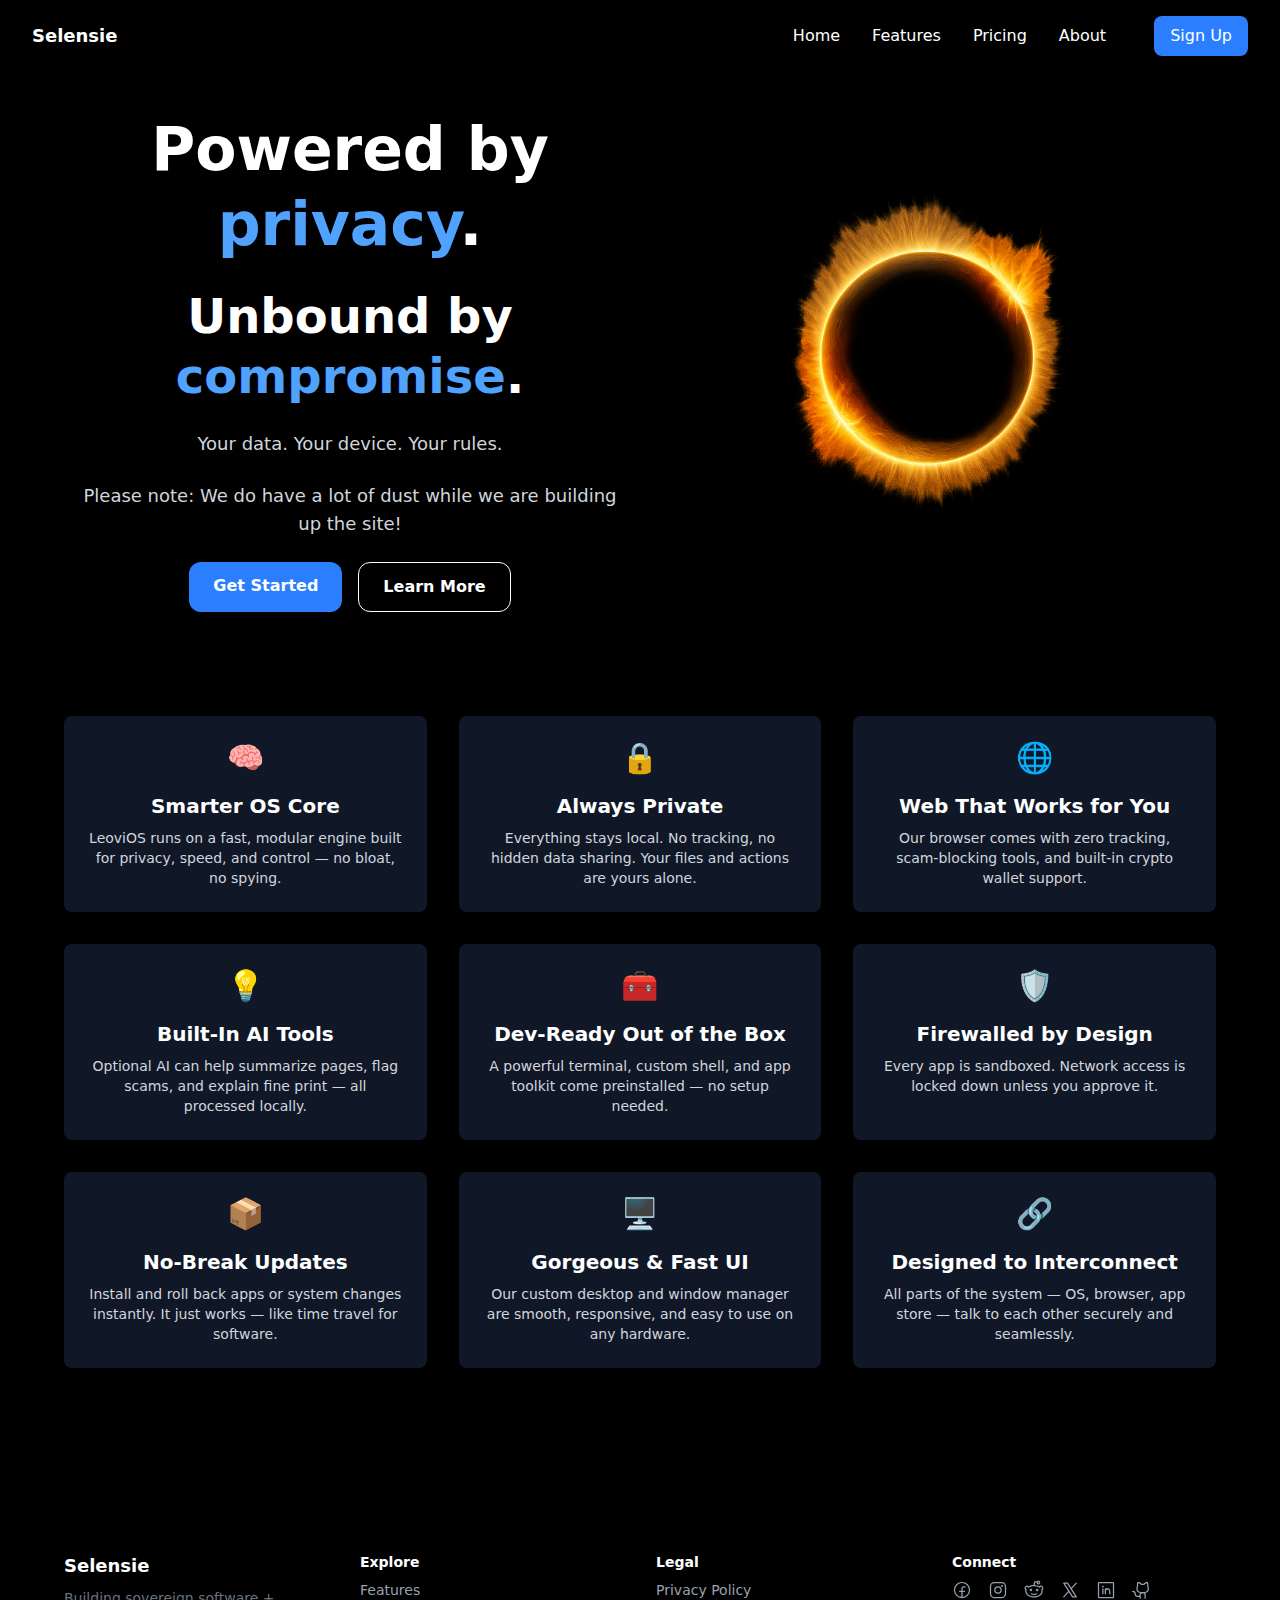
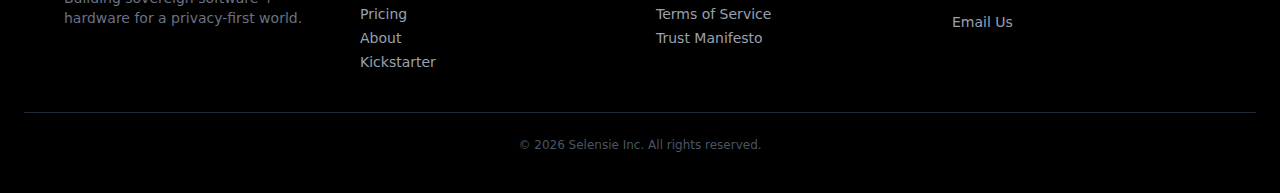
<file: index.html>
<!DOCTYPE html><html lang="en"> <head><meta charset="UTF-8"><meta name="viewport" content="width=device-width, initial-scale=1"><title>Selensie</title><link rel="icon" href="/images/favicon-256x256.png" type="image/x-icon"><link rel="stylesheet" href="/_astro/about.C7q0TM28.css"></head> <body class="bg-black text-white min-h-screen w-screen"> <style>astro-island,astro-slot,astro-static-slot{display:contents}</style><script>(()=>{var e=async t=>{await(await t())()};(self.Astro||(self.Astro={})).load=e;window.dispatchEvent(new Event("astro:load"));})();</script><script>(()=>{var A=Object.defineProperty;var g=(i,o,a)=>o in i?A(i,o,{enumerable:!0,configurable:!0,writable:!0,value:a}):i[o]=a;var d=(i,o,a)=>g(i,typeof o!="symbol"?o+"":o,a);{let i={0:t=>m(t),1:t=>a(t),2:t=>new RegExp(t),3:t=>new Date(t),4:t=>new Map(a(t)),5:t=>new Set(a(t)),6:t=>BigInt(t),7:t=>new URL(t),8:t=>new Uint8Array(t),9:t=>new Uint16Array(t),10:t=>new Uint32Array(t),11:t=>1/0*t},o=t=>{let[l,e]=t;return l in i?i[l](e):void 0},a=t=>t.map(o),m=t=>typeof t!="object"||t===null?t:Object.fromEntries(Object.entries(t).map(([l,e])=>[l,o(e)]));class y extends HTMLElement{constructor(){super(...arguments);d(this,"Component");d(this,"hydrator");d(this,"hydrate",async()=>{var b;if(!this.hydrator||!this.isConnected)return;let e=(b=this.parentElement)==null?void 0:b.closest("astro-island[ssr]");if(e){e.addEventListener("astro:hydrate",this.hydrate,{once:!0});return}let c=this.querySelectorAll("astro-slot"),n={},h=this.querySelectorAll("template[data-astro-template]");for(let r of h){let s=r.closest(this.tagName);s!=null&&s.isSameNode(this)&&(n[r.getAttribute("data-astro-template")||"default"]=r.innerHTML,r.remove())}for(let r of c){let s=r.closest(this.tagName);s!=null&&s.isSameNode(this)&&(n[r.getAttribute("name")||"default"]=r.innerHTML)}let p;try{p=this.hasAttribute("props")?m(JSON.parse(this.getAttribute("props"))):{}}catch(r){let s=this.getAttribute("component-url")||"<unknown>",v=this.getAttribute("component-export");throw v&&(s+=` (export ${v})`),console.error(`[hydrate] Error parsing props for component ${s}`,this.getAttribute("props"),r),r}let u;await this.hydrator(this)(this.Component,p,n,{client:this.getAttribute("client")}),this.removeAttribute("ssr"),this.dispatchEvent(new CustomEvent("astro:hydrate"))});d(this,"unmount",()=>{this.isConnected||this.dispatchEvent(new CustomEvent("astro:unmount"))})}disconnectedCallback(){document.removeEventListener("astro:after-swap",this.unmount),document.addEventListener("astro:after-swap",this.unmount,{once:!0})}connectedCallback(){if(!this.hasAttribute("await-children")||document.readyState==="interactive"||document.readyState==="complete")this.childrenConnectedCallback();else{let e=()=>{document.removeEventListener("DOMContentLoaded",e),c.disconnect(),this.childrenConnectedCallback()},c=new MutationObserver(()=>{var n;((n=this.lastChild)==null?void 0:n.nodeType)===Node.COMMENT_NODE&&this.lastChild.nodeValue==="astro:end"&&(this.lastChild.remove(),e())});c.observe(this,{childList:!0}),document.addEventListener("DOMContentLoaded",e)}}async childrenConnectedCallback(){let e=this.getAttribute("before-hydration-url");e&&await import(e),this.start()}async start(){let e=JSON.parse(this.getAttribute("opts")),c=this.getAttribute("client");if(Astro[c]===void 0){window.addEventListener(`astro:${c}`,()=>this.start(),{once:!0});return}try{await Astro[c](async()=>{let n=this.getAttribute("renderer-url"),[h,{default:p}]=await Promise.all([import(this.getAttribute("component-url")),n?import(n):()=>()=>{}]),u=this.getAttribute("component-export")||"default";if(!u.includes("."))this.Component=h[u];else{this.Component=h;for(let f of u.split("."))this.Component=this.Component[f]}return this.hydrator=p,this.hydrate},e,this)}catch(n){console.error(`[astro-island] Error hydrating ${this.getAttribute("component-url")}`,n)}}attributeChangedCallback(){this.hydrate()}}d(y,"observedAttributes",["props"]),customElements.get("astro-island")||customElements.define("astro-island",y)}})();</script><astro-island uid="MSkWP" prefix="r6" component-url="/_astro/menubar.CqDY8ckk.js" component-export="default" renderer-url="/_astro/client.BPIbHqJh.js" props="{}" ssr client="load" opts="{&quot;name&quot;:&quot;Navbar&quot;,&quot;value&quot;:true}" await-children><header class="w-full flex items-center justify-between px-8 py-4"><span class="text-lg font-bold">Selensie</span><nav class="hidden md:flex items-center gap-8"><a href="/" class="hover:text-blue-400">Home</a><a href="/features" class="hover:text-blue-400">Features</a><a href="/pricing" class="hover:text-blue-400">Pricing</a><a href="/about" class="hover:text-blue-400">About</a><a href="/pod" class="ml-4 bg-blue-500 hover:bg-blue-600 text-white px-4 py-2 rounded-lg">Sign Up</a></nav><button class="md:hidden">☰</button></header><!--astro:end--></astro-island> <main class="flex flex-col">  <astro-island uid="nutxm" prefix="r4" component-url="/_astro/homepage.D5CyY3g5.js" component-export="default" renderer-url="/_astro/client.BPIbHqJh.js" props="{}" ssr client="load" opts="{&quot;name&quot;:&quot;Homepage&quot;,&quot;value&quot;:true}" await-children><link rel="preload" as="image" href="/images/solar-eclipse.png"/><div class="py20 w-screen bg-black text-white overflow-hidden flex flex-col"><div class="mx-auto w-full max-w-screen-2xl flex-1 flex items-center px-10"><div class="flex flex-1 items-center justify-between flex-col md:flex-row gap-10 px-10 py-10 w-full max-h-[600px]"><div class="flex-1 space-y-6 text-center"><h1 class="text-4xl md:text-6xl font-bold leading-tight">Powered by <span class="text-blue-400">privacy</span>.</h1><h1 class="text-4xl md:text-5xl font-bold leading-tight">Unbound by <span class="text-blue-400">compromise</span>.</h1><p class="text-lg text-gray-300">Your data. Your device. Your rules.</p><p class="text-lg text-gray-300">Please note: We do have a lot of dust while we are building up the site!</p><div class="flex flex-row gap-4 justify-center"><a href="/pod" class="bg-blue-500 hover:bg-blue-600 text-white px-6 py-3 rounded-xl font-semibold text-center">Get Started</a><a href="/pod" class="border border-white text-white hover:bg-white hover:text-black px-6 py-3 rounded-xl font-semibold text-center">Learn More</a></div></div><div class="flex-1 flex justify-center items-center"><img src="/images/solar-eclipse.png" alt="Eclipse" class="w-full max-w-[400px] max-h-[400px] object-contain"/></div></div></div></div><!--astro:end--></astro-island> <astro-island uid="1A2dv8" prefix="r5" component-url="/_astro/featureSection.D-RIKKEC.js" component-export="default" renderer-url="/_astro/client.BPIbHqJh.js" props="{}" ssr client="load" opts="{&quot;name&quot;:&quot;FeatureSection&quot;,&quot;value&quot;:true}" await-children><section class="bg-black text-white py-16 px-4 md:px-8"><div class="max-w-6xl mx-auto grid gap-8 md:grid-cols-3"><div class="bg-gray-900 p-6 rounded-lg shadow-md flex flex-col items-center text-center"><div class="text-3xl mb-4">🧠</div><h3 class="text-xl font-bold mb-2">Smarter OS Core</h3><p class="text-sm text-gray-300">LeoviOS runs on a fast, modular engine built for privacy, speed, and control — no bloat, no spying.</p></div><div class="bg-gray-900 p-6 rounded-lg shadow-md flex flex-col items-center text-center"><div class="text-3xl mb-4">🔒</div><h3 class="text-xl font-bold mb-2">Always Private</h3><p class="text-sm text-gray-300">Everything stays local. No tracking, no hidden data sharing. Your files and actions are yours alone.</p></div><div class="bg-gray-900 p-6 rounded-lg shadow-md flex flex-col items-center text-center"><div class="text-3xl mb-4">🌐</div><h3 class="text-xl font-bold mb-2">Web That Works for You</h3><p class="text-sm text-gray-300">Our browser comes with zero tracking, scam-blocking tools, and built-in crypto wallet support.</p></div><div class="bg-gray-900 p-6 rounded-lg shadow-md flex flex-col items-center text-center"><div class="text-3xl mb-4">💡</div><h3 class="text-xl font-bold mb-2">Built-In AI Tools</h3><p class="text-sm text-gray-300">Optional AI can help summarize pages, flag scams, and explain fine print — all processed locally.</p></div><div class="bg-gray-900 p-6 rounded-lg shadow-md flex flex-col items-center text-center"><div class="text-3xl mb-4">🧰</div><h3 class="text-xl font-bold mb-2">Dev-Ready Out of the Box</h3><p class="text-sm text-gray-300">A powerful terminal, custom shell, and app toolkit come preinstalled — no setup needed.</p></div><div class="bg-gray-900 p-6 rounded-lg shadow-md flex flex-col items-center text-center"><div class="text-3xl mb-4">🛡️</div><h3 class="text-xl font-bold mb-2">Firewalled by Design</h3><p class="text-sm text-gray-300">Every app is sandboxed. Network access is locked down unless you approve it.</p></div><div class="bg-gray-900 p-6 rounded-lg shadow-md flex flex-col items-center text-center"><div class="text-3xl mb-4">📦</div><h3 class="text-xl font-bold mb-2">No-Break Updates</h3><p class="text-sm text-gray-300">Install and roll back apps or system changes instantly. It just works — like time travel for software.</p></div><div class="bg-gray-900 p-6 rounded-lg shadow-md flex flex-col items-center text-center"><div class="text-3xl mb-4">🖥️</div><h3 class="text-xl font-bold mb-2">Gorgeous &amp; Fast UI</h3><p class="text-sm text-gray-300">Our custom desktop and window manager are smooth, responsive, and easy to use on any hardware.</p></div><div class="bg-gray-900 p-6 rounded-lg shadow-md flex flex-col items-center text-center"><div class="text-3xl mb-4">🔗</div><h3 class="text-xl font-bold mb-2">Designed to Interconnect</h3><p class="text-sm text-gray-300">All parts of the system — OS, browser, app store — talk to each other securely and seamlessly.</p></div></div></section><!--astro:end--></astro-island>  </main> <astro-island uid="18NbjO" prefix="r7" component-url="/_astro/footer.CPtbNUCz.js" component-export="default" renderer-url="/_astro/client.BPIbHqJh.js" props="{}" ssr client="load" opts="{&quot;name&quot;:&quot;Footer&quot;,&quot;value&quot;:true}" await-children><footer class="bg-black text-gray-400 px-6 py-10 mt-20"><div class="max-w-6xl mx-auto grid gap-8 md:grid-cols-4 text-sm"><div><h2 class="text-white text-lg font-bold mb-2">Selensie</h2><p class="text-gray-500">Building sovereign software + hardware for a privacy-first world.</p></div><div><h3 class="text-white font-semibold mb-2">Explore</h3><ul class="space-y-1"><li><a href="/features" class="hover:text-white">Features</a></li><li><a href="/pricing" class="hover:text-white">Pricing</a></li><li><a href="/about" class="hover:text-white">About</a></li><li><a href="/pod" class="hover:text-white">Kickstarter</a></li></ul></div><div><h3 class="text-white font-semibold mb-2">Legal</h3><ul class="space-y-1"><li><a href="/pod" class="hover:text-white">Privacy Policy</a></li><li><a href="/pod" class="hover:text-white">Terms of Service</a></li><li><a href="/pod" class="hover:text-white">Trust Manifesto</a></li></ul></div><div><h3 class="text-white font-semibold mb-2">Connect</h3><div class="flex gap-4 mb-3"><a href="https://www.facebook.com/profile.php?id=61577993213277" aria-label="Facebook" target="_blank" rel="noopener noreferrer"><svg xmlns="http://www.w3.org/2000/svg" width="1em" height="1em" fill="currentColor" viewBox="0 0 256 256" class="w-5 h-5 hover:text-blue-500"><path d="M128,24A104,104,0,1,0,232,128,104.11,104.11,0,0,0,128,24Zm8,191.63V152h24a8,8,0,0,0,0-16H136V112a16,16,0,0,1,16-16h16a8,8,0,0,0,0-16H152a32,32,0,0,0-32,32v24H96a8,8,0,0,0,0,16h24v63.63a88,88,0,1,1,16,0Z"></path></svg></a><a href="https://www.instagram.com/selensie.inc/" aria-label="Instagram" target="_blank" rel="noopener noreferrer"><svg xmlns="http://www.w3.org/2000/svg" width="1em" height="1em" fill="currentColor" viewBox="0 0 256 256" class="w-5 h-5 hover:text-pink-400"><path d="M128,80a48,48,0,1,0,48,48A48.05,48.05,0,0,0,128,80Zm0,80a32,32,0,1,1,32-32A32,32,0,0,1,128,160ZM176,24H80A56.06,56.06,0,0,0,24,80v96a56.06,56.06,0,0,0,56,56h96a56.06,56.06,0,0,0,56-56V80A56.06,56.06,0,0,0,176,24Zm40,152a40,40,0,0,1-40,40H80a40,40,0,0,1-40-40V80A40,40,0,0,1,80,40h96a40,40,0,0,1,40,40ZM192,76a12,12,0,1,1-12-12A12,12,0,0,1,192,76Z"></path></svg></a><a href="https://reddit.com" aria-label="Reddit" target="_blank" rel="noopener noreferrer"><svg xmlns="http://www.w3.org/2000/svg" width="1em" height="1em" fill="currentColor" viewBox="0 0 256 256" class="w-5 h-5 hover:text-orange-500"><path d="M248,104a32,32,0,0,0-52.94-24.19c-16.75-8.9-36.76-14.28-57.66-15.53l5.19-31.17,17.72,2.72a24,24,0,1,0,2.87-15.74l-26-4a8,8,0,0,0-9.11,6.59L121.2,64.16c-21.84.94-42.82,6.38-60.26,15.65a32,32,0,0,0-42.59,47.74A59,59,0,0,0,16,144c0,21.93,12,42.35,33.91,57.49C70.88,216,98.61,224,128,224s57.12-8,78.09-22.51C228,186.35,240,165.93,240,144a59,59,0,0,0-2.35-16.45A32.16,32.16,0,0,0,248,104ZM184,24a8,8,0,1,1-8,8A8,8,0,0,1,184,24Zm40.13,93.78a8,8,0,0,0-3.29,10A43.58,43.58,0,0,1,224,144c0,16.53-9.59,32.27-27,44.33C178.67,201,154.17,208,128,208s-50.67-7-69-19.67C41.59,176.27,32,160.53,32,144a43.75,43.75,0,0,1,3.14-16.17,8,8,0,0,0-3.27-10A16,16,0,1,1,52.94,94.59a8,8,0,0,0,10.45,2.23l.36-.22C81.45,85.9,104.25,80,128,80h0c23.73,0,46.53,5.9,64.23,16.6l.42.25a8,8,0,0,0,10.39-2.26,16,16,0,1,1,21.07,23.19ZM88,144a16,16,0,1,1,16-16A16,16,0,0,1,88,144Zm96-16a16,16,0,1,1-16-16A16,16,0,0,1,184,128Zm-16.93,44.25a8,8,0,0,1-3.32,10.82,76.18,76.18,0,0,1-71.5,0,8,8,0,1,1,7.5-14.14,60.18,60.18,0,0,0,56.5,0A8,8,0,0,1,167.07,172.25Z"></path></svg></a><a href="https://x.com" aria-label="X" target="_blank" rel="noopener noreferrer"><svg xmlns="http://www.w3.org/2000/svg" width="1em" height="1em" fill="currentColor" viewBox="0 0 256 256" class="w-5 h-5 hover:text-white"><path d="M214.75,211.71l-62.6-98.38,61.77-67.95a8,8,0,0,0-11.84-10.76L143.24,99.34,102.75,35.71A8,8,0,0,0,96,32H48a8,8,0,0,0-6.75,12.3l62.6,98.37-61.77,68a8,8,0,1,0,11.84,10.76l58.84-64.72,40.49,63.63A8,8,0,0,0,160,224h48a8,8,0,0,0,6.75-12.29ZM164.39,208,62.57,48h29L193.43,208Z"></path></svg></a><a href="https://www.linkedin.com/company/selensie-inc/" aria-label="Linkedin" target="_blank" rel="noopener noreferrer"><svg xmlns="http://www.w3.org/2000/svg" width="1em" height="1em" fill="currentColor" viewBox="0 0 256 256" class="w-5 h-5 hover:text-blue-400"><path d="M216,24H40A16,16,0,0,0,24,40V216a16,16,0,0,0,16,16H216a16,16,0,0,0,16-16V40A16,16,0,0,0,216,24Zm0,192H40V40H216V216ZM96,112v64a8,8,0,0,1-16,0V112a8,8,0,0,1,16,0Zm88,28v36a8,8,0,0,1-16,0V140a20,20,0,0,0-40,0v36a8,8,0,0,1-16,0V112a8,8,0,0,1,15.79-1.78A36,36,0,0,1,184,140ZM100,84A12,12,0,1,1,88,72,12,12,0,0,1,100,84Z"></path></svg></a><a href="https://github.com/Selensie" aria-label="GitHub" target="_blank" rel="noopener noreferrer"><svg xmlns="http://www.w3.org/2000/svg" width="1em" height="1em" fill="currentColor" viewBox="0 0 256 256" class="w-5 h-5 hover:text-gray-300"><path d="M208.31,75.68A59.78,59.78,0,0,0,202.93,28,8,8,0,0,0,196,24a59.75,59.75,0,0,0-48,24H124A59.75,59.75,0,0,0,76,24a8,8,0,0,0-6.93,4,59.78,59.78,0,0,0-5.38,47.68A58.14,58.14,0,0,0,56,104v8a56.06,56.06,0,0,0,48.44,55.47A39.8,39.8,0,0,0,96,192v8H72a24,24,0,0,1-24-24A40,40,0,0,0,8,136a8,8,0,0,0,0,16,24,24,0,0,1,24,24,40,40,0,0,0,40,40H96v16a8,8,0,0,0,16,0V192a24,24,0,0,1,48,0v40a8,8,0,0,0,16,0V192a39.8,39.8,0,0,0-8.44-24.53A56.06,56.06,0,0,0,216,112v-8A58.14,58.14,0,0,0,208.31,75.68ZM200,112a40,40,0,0,1-40,40H112a40,40,0,0,1-40-40v-8a41.74,41.74,0,0,1,6.9-22.48A8,8,0,0,0,80,73.83a43.81,43.81,0,0,1,.79-33.58,43.88,43.88,0,0,1,32.32,20.06A8,8,0,0,0,119.82,64h32.35a8,8,0,0,0,6.74-3.69,43.87,43.87,0,0,1,32.32-20.06A43.81,43.81,0,0,1,192,73.83a8.09,8.09,0,0,0,1,7.65A41.72,41.72,0,0,1,200,104Z"></path></svg></a></div><a href="#" class="hover:text-white block mt-2">Email Us</a></div></div><div class="text-center mt-10 text-xs text-gray-600 border-t border-gray-800 pt-6">© <!-- -->2025<!-- --> Selensie Inc. All rights reserved.</div></footer><!--astro:end--></astro-island> </body></html>
</file>
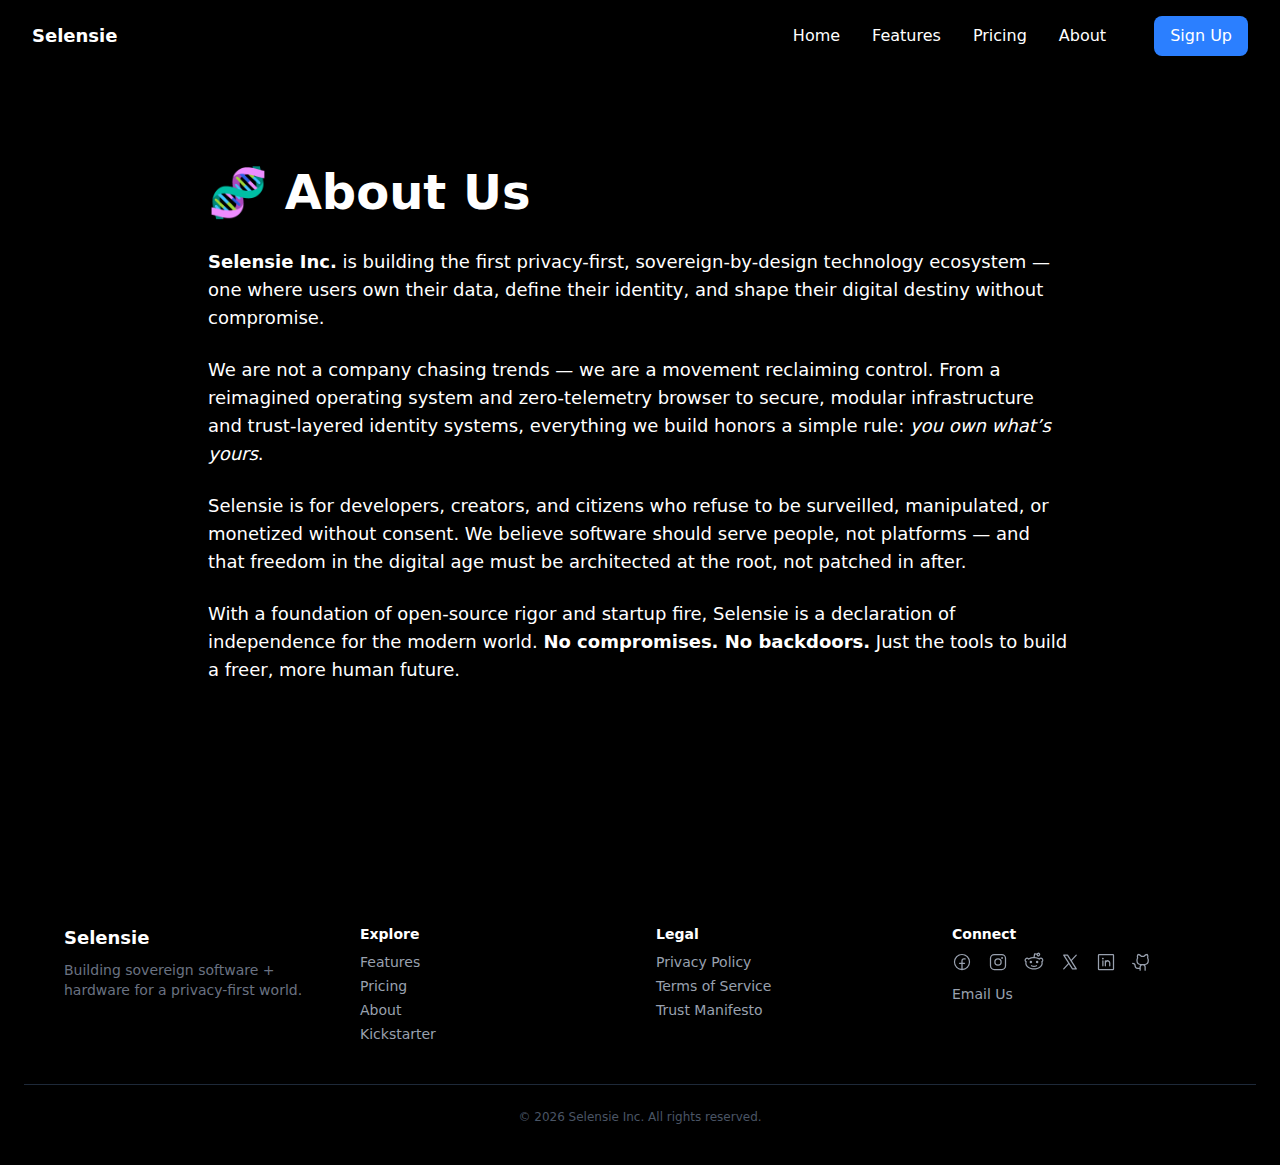
<file: about/index.html>
<!DOCTYPE html><html lang="en"> <head><meta charset="UTF-8"><meta name="viewport" content="width=device-width, initial-scale=1"><title>Selensie</title><link rel="icon" href="/images/favicon-256x256.png" type="image/x-icon"><link rel="stylesheet" href="/_astro/about.C7q0TM28.css"></head> <body class="bg-black text-white min-h-screen w-screen"> <style>astro-island,astro-slot,astro-static-slot{display:contents}</style><script>(()=>{var e=async t=>{await(await t())()};(self.Astro||(self.Astro={})).load=e;window.dispatchEvent(new Event("astro:load"));})();</script><script>(()=>{var A=Object.defineProperty;var g=(i,o,a)=>o in i?A(i,o,{enumerable:!0,configurable:!0,writable:!0,value:a}):i[o]=a;var d=(i,o,a)=>g(i,typeof o!="symbol"?o+"":o,a);{let i={0:t=>m(t),1:t=>a(t),2:t=>new RegExp(t),3:t=>new Date(t),4:t=>new Map(a(t)),5:t=>new Set(a(t)),6:t=>BigInt(t),7:t=>new URL(t),8:t=>new Uint8Array(t),9:t=>new Uint16Array(t),10:t=>new Uint32Array(t),11:t=>1/0*t},o=t=>{let[l,e]=t;return l in i?i[l](e):void 0},a=t=>t.map(o),m=t=>typeof t!="object"||t===null?t:Object.fromEntries(Object.entries(t).map(([l,e])=>[l,o(e)]));class y extends HTMLElement{constructor(){super(...arguments);d(this,"Component");d(this,"hydrator");d(this,"hydrate",async()=>{var b;if(!this.hydrator||!this.isConnected)return;let e=(b=this.parentElement)==null?void 0:b.closest("astro-island[ssr]");if(e){e.addEventListener("astro:hydrate",this.hydrate,{once:!0});return}let c=this.querySelectorAll("astro-slot"),n={},h=this.querySelectorAll("template[data-astro-template]");for(let r of h){let s=r.closest(this.tagName);s!=null&&s.isSameNode(this)&&(n[r.getAttribute("data-astro-template")||"default"]=r.innerHTML,r.remove())}for(let r of c){let s=r.closest(this.tagName);s!=null&&s.isSameNode(this)&&(n[r.getAttribute("name")||"default"]=r.innerHTML)}let p;try{p=this.hasAttribute("props")?m(JSON.parse(this.getAttribute("props"))):{}}catch(r){let s=this.getAttribute("component-url")||"<unknown>",v=this.getAttribute("component-export");throw v&&(s+=` (export ${v})`),console.error(`[hydrate] Error parsing props for component ${s}`,this.getAttribute("props"),r),r}let u;await this.hydrator(this)(this.Component,p,n,{client:this.getAttribute("client")}),this.removeAttribute("ssr"),this.dispatchEvent(new CustomEvent("astro:hydrate"))});d(this,"unmount",()=>{this.isConnected||this.dispatchEvent(new CustomEvent("astro:unmount"))})}disconnectedCallback(){document.removeEventListener("astro:after-swap",this.unmount),document.addEventListener("astro:after-swap",this.unmount,{once:!0})}connectedCallback(){if(!this.hasAttribute("await-children")||document.readyState==="interactive"||document.readyState==="complete")this.childrenConnectedCallback();else{let e=()=>{document.removeEventListener("DOMContentLoaded",e),c.disconnect(),this.childrenConnectedCallback()},c=new MutationObserver(()=>{var n;((n=this.lastChild)==null?void 0:n.nodeType)===Node.COMMENT_NODE&&this.lastChild.nodeValue==="astro:end"&&(this.lastChild.remove(),e())});c.observe(this,{childList:!0}),document.addEventListener("DOMContentLoaded",e)}}async childrenConnectedCallback(){let e=this.getAttribute("before-hydration-url");e&&await import(e),this.start()}async start(){let e=JSON.parse(this.getAttribute("opts")),c=this.getAttribute("client");if(Astro[c]===void 0){window.addEventListener(`astro:${c}`,()=>this.start(),{once:!0});return}try{await Astro[c](async()=>{let n=this.getAttribute("renderer-url"),[h,{default:p}]=await Promise.all([import(this.getAttribute("component-url")),n?import(n):()=>()=>{}]),u=this.getAttribute("component-export")||"default";if(!u.includes("."))this.Component=h[u];else{this.Component=h;for(let f of u.split("."))this.Component=this.Component[f]}return this.hydrator=p,this.hydrate},e,this)}catch(n){console.error(`[astro-island] Error hydrating ${this.getAttribute("component-url")}`,n)}}attributeChangedCallback(){this.hydrate()}}d(y,"observedAttributes",["props"]),customElements.get("astro-island")||customElements.define("astro-island",y)}})();</script><astro-island uid="MSkWP" prefix="r2" component-url="/_astro/menubar.CqDY8ckk.js" component-export="default" renderer-url="/_astro/client.BPIbHqJh.js" props="{}" ssr client="load" opts="{&quot;name&quot;:&quot;Navbar&quot;,&quot;value&quot;:true}" await-children><header class="w-full flex items-center justify-between px-8 py-4"><span class="text-lg font-bold">Selensie</span><nav class="hidden md:flex items-center gap-8"><a href="/" class="hover:text-blue-400">Home</a><a href="/features" class="hover:text-blue-400">Features</a><a href="/pricing" class="hover:text-blue-400">Pricing</a><a href="/about" class="hover:text-blue-400">About</a><a href="/pod" class="ml-4 bg-blue-500 hover:bg-blue-600 text-white px-4 py-2 rounded-lg">Sign Up</a></nav><button class="md:hidden">☰</button></header><!--astro:end--></astro-island> <main class="flex flex-col">  <section class="max-w-4xl mx-auto px-4 py-24 text-white"> <h1 class="text-5xl font-bold mb-8">🧬 About Us</h1> <p class="mb-6 text-lg"> <strong>Selensie Inc.</strong> is building the first privacy-first, sovereign-by-design technology ecosystem — one where users own their data, define their identity, and shape their digital destiny without compromise.
</p> <p class="mb-6 text-lg">
We are not a company chasing trends — we are a movement reclaiming control. From a reimagined operating system and zero-telemetry browser to secure, modular infrastructure and trust-layered identity systems, everything we build honors a simple rule: <em>you own what’s yours</em>.
</p> <p class="mb-6 text-lg">
Selensie is for developers, creators, and citizens who refuse to be surveilled, manipulated, or monetized without consent. We believe software should serve people, not platforms — and that freedom in the digital age must be architected at the root, not patched in after.
</p> <p class="mb-6 text-lg">
With a foundation of open-source rigor and startup fire, Selensie is a declaration of independence for the modern world. <strong>No compromises. No backdoors.</strong> Just the tools to build a freer, more human future.
</p> </section>  </main> <astro-island uid="18NbjO" prefix="r3" component-url="/_astro/footer.CPtbNUCz.js" component-export="default" renderer-url="/_astro/client.BPIbHqJh.js" props="{}" ssr client="load" opts="{&quot;name&quot;:&quot;Footer&quot;,&quot;value&quot;:true}" await-children><footer class="bg-black text-gray-400 px-6 py-10 mt-20"><div class="max-w-6xl mx-auto grid gap-8 md:grid-cols-4 text-sm"><div><h2 class="text-white text-lg font-bold mb-2">Selensie</h2><p class="text-gray-500">Building sovereign software + hardware for a privacy-first world.</p></div><div><h3 class="text-white font-semibold mb-2">Explore</h3><ul class="space-y-1"><li><a href="/features" class="hover:text-white">Features</a></li><li><a href="/pricing" class="hover:text-white">Pricing</a></li><li><a href="/about" class="hover:text-white">About</a></li><li><a href="/pod" class="hover:text-white">Kickstarter</a></li></ul></div><div><h3 class="text-white font-semibold mb-2">Legal</h3><ul class="space-y-1"><li><a href="/pod" class="hover:text-white">Privacy Policy</a></li><li><a href="/pod" class="hover:text-white">Terms of Service</a></li><li><a href="/pod" class="hover:text-white">Trust Manifesto</a></li></ul></div><div><h3 class="text-white font-semibold mb-2">Connect</h3><div class="flex gap-4 mb-3"><a href="https://www.facebook.com/profile.php?id=61577993213277" aria-label="Facebook" target="_blank" rel="noopener noreferrer"><svg xmlns="http://www.w3.org/2000/svg" width="1em" height="1em" fill="currentColor" viewBox="0 0 256 256" class="w-5 h-5 hover:text-blue-500"><path d="M128,24A104,104,0,1,0,232,128,104.11,104.11,0,0,0,128,24Zm8,191.63V152h24a8,8,0,0,0,0-16H136V112a16,16,0,0,1,16-16h16a8,8,0,0,0,0-16H152a32,32,0,0,0-32,32v24H96a8,8,0,0,0,0,16h24v63.63a88,88,0,1,1,16,0Z"></path></svg></a><a href="https://www.instagram.com/selensie.inc/" aria-label="Instagram" target="_blank" rel="noopener noreferrer"><svg xmlns="http://www.w3.org/2000/svg" width="1em" height="1em" fill="currentColor" viewBox="0 0 256 256" class="w-5 h-5 hover:text-pink-400"><path d="M128,80a48,48,0,1,0,48,48A48.05,48.05,0,0,0,128,80Zm0,80a32,32,0,1,1,32-32A32,32,0,0,1,128,160ZM176,24H80A56.06,56.06,0,0,0,24,80v96a56.06,56.06,0,0,0,56,56h96a56.06,56.06,0,0,0,56-56V80A56.06,56.06,0,0,0,176,24Zm40,152a40,40,0,0,1-40,40H80a40,40,0,0,1-40-40V80A40,40,0,0,1,80,40h96a40,40,0,0,1,40,40ZM192,76a12,12,0,1,1-12-12A12,12,0,0,1,192,76Z"></path></svg></a><a href="https://reddit.com" aria-label="Reddit" target="_blank" rel="noopener noreferrer"><svg xmlns="http://www.w3.org/2000/svg" width="1em" height="1em" fill="currentColor" viewBox="0 0 256 256" class="w-5 h-5 hover:text-orange-500"><path d="M248,104a32,32,0,0,0-52.94-24.19c-16.75-8.9-36.76-14.28-57.66-15.53l5.19-31.17,17.72,2.72a24,24,0,1,0,2.87-15.74l-26-4a8,8,0,0,0-9.11,6.59L121.2,64.16c-21.84.94-42.82,6.38-60.26,15.65a32,32,0,0,0-42.59,47.74A59,59,0,0,0,16,144c0,21.93,12,42.35,33.91,57.49C70.88,216,98.61,224,128,224s57.12-8,78.09-22.51C228,186.35,240,165.93,240,144a59,59,0,0,0-2.35-16.45A32.16,32.16,0,0,0,248,104ZM184,24a8,8,0,1,1-8,8A8,8,0,0,1,184,24Zm40.13,93.78a8,8,0,0,0-3.29,10A43.58,43.58,0,0,1,224,144c0,16.53-9.59,32.27-27,44.33C178.67,201,154.17,208,128,208s-50.67-7-69-19.67C41.59,176.27,32,160.53,32,144a43.75,43.75,0,0,1,3.14-16.17,8,8,0,0,0-3.27-10A16,16,0,1,1,52.94,94.59a8,8,0,0,0,10.45,2.23l.36-.22C81.45,85.9,104.25,80,128,80h0c23.73,0,46.53,5.9,64.23,16.6l.42.25a8,8,0,0,0,10.39-2.26,16,16,0,1,1,21.07,23.19ZM88,144a16,16,0,1,1,16-16A16,16,0,0,1,88,144Zm96-16a16,16,0,1,1-16-16A16,16,0,0,1,184,128Zm-16.93,44.25a8,8,0,0,1-3.32,10.82,76.18,76.18,0,0,1-71.5,0,8,8,0,1,1,7.5-14.14,60.18,60.18,0,0,0,56.5,0A8,8,0,0,1,167.07,172.25Z"></path></svg></a><a href="https://x.com" aria-label="X" target="_blank" rel="noopener noreferrer"><svg xmlns="http://www.w3.org/2000/svg" width="1em" height="1em" fill="currentColor" viewBox="0 0 256 256" class="w-5 h-5 hover:text-white"><path d="M214.75,211.71l-62.6-98.38,61.77-67.95a8,8,0,0,0-11.84-10.76L143.24,99.34,102.75,35.71A8,8,0,0,0,96,32H48a8,8,0,0,0-6.75,12.3l62.6,98.37-61.77,68a8,8,0,1,0,11.84,10.76l58.84-64.72,40.49,63.63A8,8,0,0,0,160,224h48a8,8,0,0,0,6.75-12.29ZM164.39,208,62.57,48h29L193.43,208Z"></path></svg></a><a href="https://www.linkedin.com/company/selensie-inc/" aria-label="Linkedin" target="_blank" rel="noopener noreferrer"><svg xmlns="http://www.w3.org/2000/svg" width="1em" height="1em" fill="currentColor" viewBox="0 0 256 256" class="w-5 h-5 hover:text-blue-400"><path d="M216,24H40A16,16,0,0,0,24,40V216a16,16,0,0,0,16,16H216a16,16,0,0,0,16-16V40A16,16,0,0,0,216,24Zm0,192H40V40H216V216ZM96,112v64a8,8,0,0,1-16,0V112a8,8,0,0,1,16,0Zm88,28v36a8,8,0,0,1-16,0V140a20,20,0,0,0-40,0v36a8,8,0,0,1-16,0V112a8,8,0,0,1,15.79-1.78A36,36,0,0,1,184,140ZM100,84A12,12,0,1,1,88,72,12,12,0,0,1,100,84Z"></path></svg></a><a href="https://github.com/Selensie" aria-label="GitHub" target="_blank" rel="noopener noreferrer"><svg xmlns="http://www.w3.org/2000/svg" width="1em" height="1em" fill="currentColor" viewBox="0 0 256 256" class="w-5 h-5 hover:text-gray-300"><path d="M208.31,75.68A59.78,59.78,0,0,0,202.93,28,8,8,0,0,0,196,24a59.75,59.75,0,0,0-48,24H124A59.75,59.75,0,0,0,76,24a8,8,0,0,0-6.93,4,59.78,59.78,0,0,0-5.38,47.68A58.14,58.14,0,0,0,56,104v8a56.06,56.06,0,0,0,48.44,55.47A39.8,39.8,0,0,0,96,192v8H72a24,24,0,0,1-24-24A40,40,0,0,0,8,136a8,8,0,0,0,0,16,24,24,0,0,1,24,24,40,40,0,0,0,40,40H96v16a8,8,0,0,0,16,0V192a24,24,0,0,1,48,0v40a8,8,0,0,0,16,0V192a39.8,39.8,0,0,0-8.44-24.53A56.06,56.06,0,0,0,216,112v-8A58.14,58.14,0,0,0,208.31,75.68ZM200,112a40,40,0,0,1-40,40H112a40,40,0,0,1-40-40v-8a41.74,41.74,0,0,1,6.9-22.48A8,8,0,0,0,80,73.83a43.81,43.81,0,0,1,.79-33.58,43.88,43.88,0,0,1,32.32,20.06A8,8,0,0,0,119.82,64h32.35a8,8,0,0,0,6.74-3.69,43.87,43.87,0,0,1,32.32-20.06A43.81,43.81,0,0,1,192,73.83a8.09,8.09,0,0,0,1,7.65A41.72,41.72,0,0,1,200,104Z"></path></svg></a></div><a href="#" class="hover:text-white block mt-2">Email Us</a></div></div><div class="text-center mt-10 text-xs text-gray-600 border-t border-gray-800 pt-6">© <!-- -->2025<!-- --> Selensie Inc. All rights reserved.</div></footer><!--astro:end--></astro-island> </body></html>
</file>
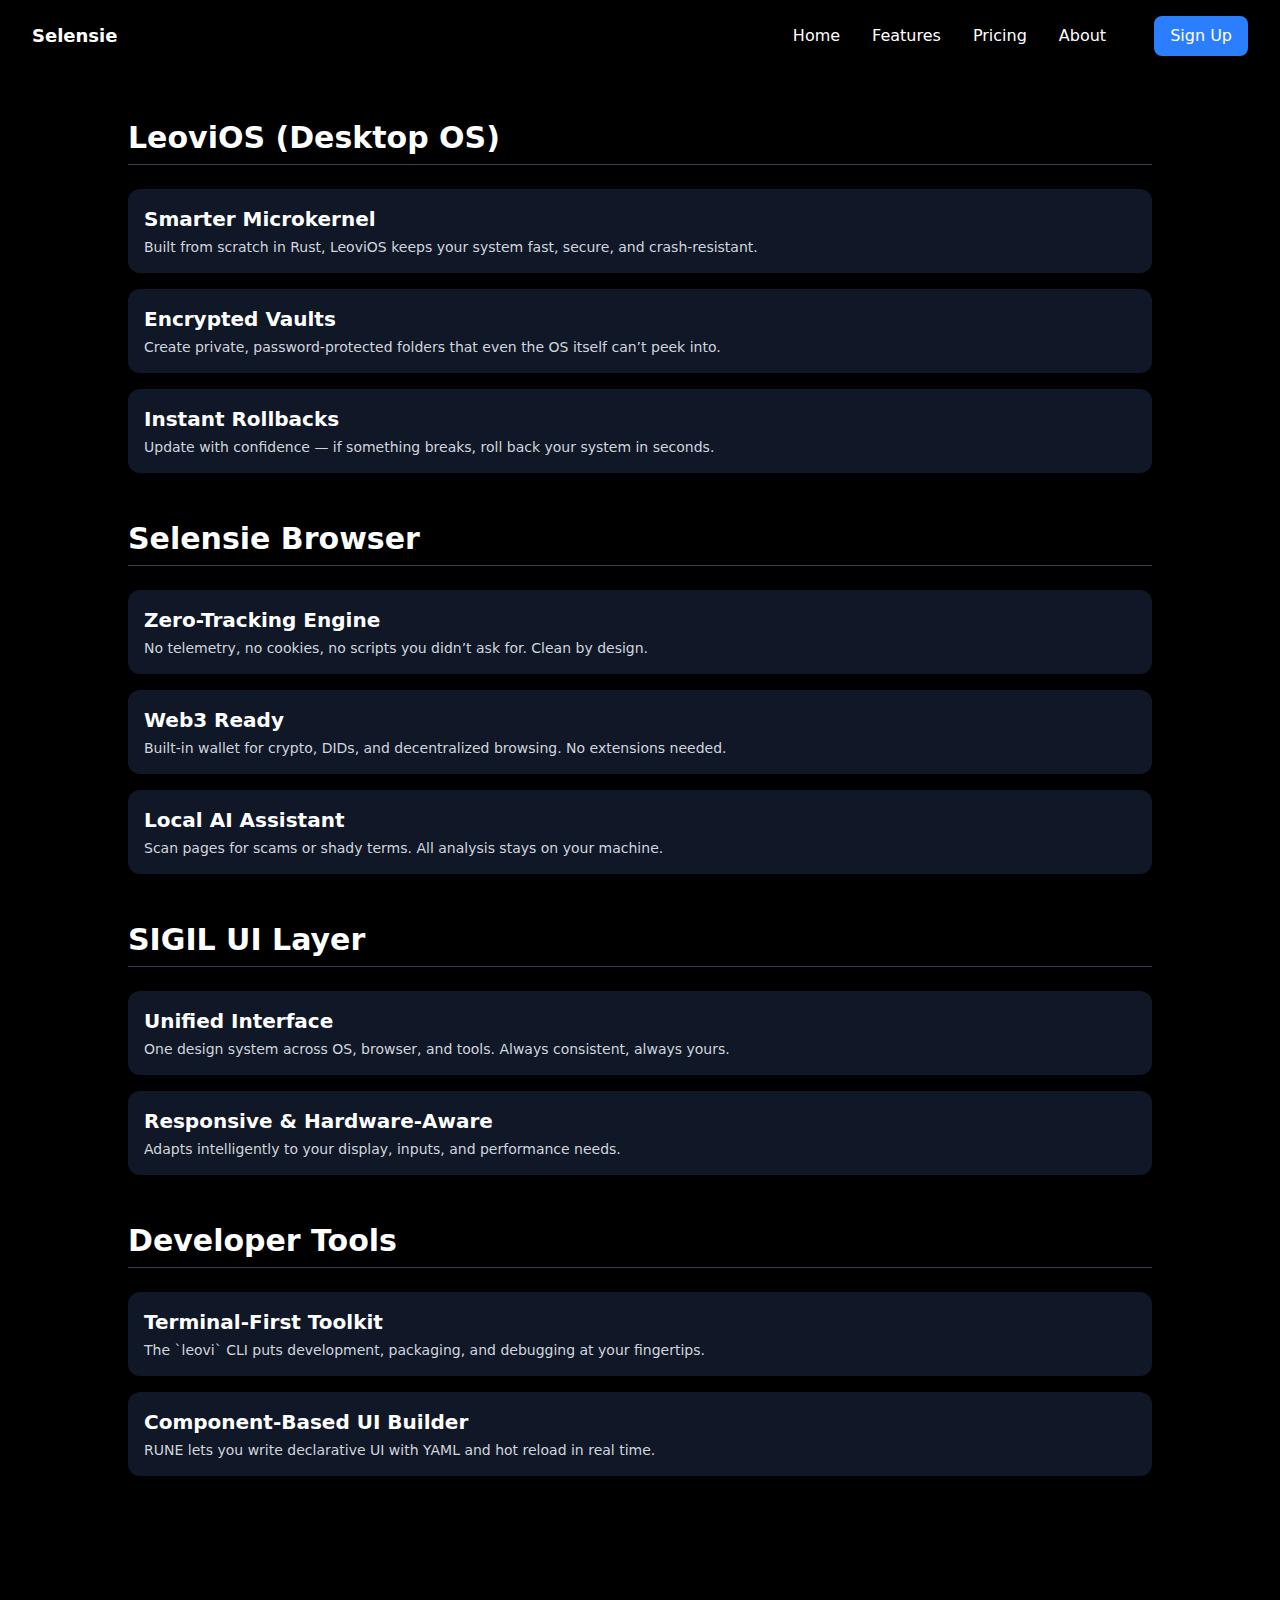
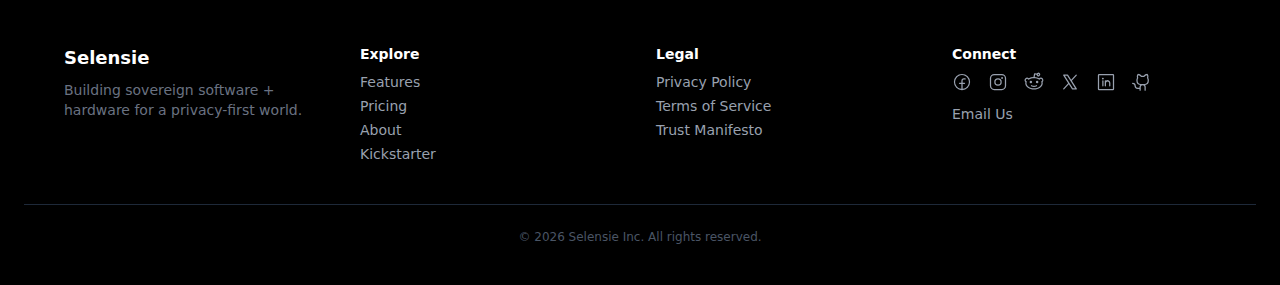
<file: features/index.html>
<!DOCTYPE html><html lang="en"> <head><meta charset="UTF-8"><meta name="viewport" content="width=device-width, initial-scale=1"><title>Selensie</title><link rel="icon" href="/images/favicon-256x256.png" type="image/x-icon"><link rel="stylesheet" href="/_astro/about.C7q0TM28.css"></head> <body class="bg-black text-white min-h-screen w-screen"> <style>astro-island,astro-slot,astro-static-slot{display:contents}</style><script>(()=>{var e=async t=>{await(await t())()};(self.Astro||(self.Astro={})).load=e;window.dispatchEvent(new Event("astro:load"));})();</script><script>(()=>{var A=Object.defineProperty;var g=(i,o,a)=>o in i?A(i,o,{enumerable:!0,configurable:!0,writable:!0,value:a}):i[o]=a;var d=(i,o,a)=>g(i,typeof o!="symbol"?o+"":o,a);{let i={0:t=>m(t),1:t=>a(t),2:t=>new RegExp(t),3:t=>new Date(t),4:t=>new Map(a(t)),5:t=>new Set(a(t)),6:t=>BigInt(t),7:t=>new URL(t),8:t=>new Uint8Array(t),9:t=>new Uint16Array(t),10:t=>new Uint32Array(t),11:t=>1/0*t},o=t=>{let[l,e]=t;return l in i?i[l](e):void 0},a=t=>t.map(o),m=t=>typeof t!="object"||t===null?t:Object.fromEntries(Object.entries(t).map(([l,e])=>[l,o(e)]));class y extends HTMLElement{constructor(){super(...arguments);d(this,"Component");d(this,"hydrator");d(this,"hydrate",async()=>{var b;if(!this.hydrator||!this.isConnected)return;let e=(b=this.parentElement)==null?void 0:b.closest("astro-island[ssr]");if(e){e.addEventListener("astro:hydrate",this.hydrate,{once:!0});return}let c=this.querySelectorAll("astro-slot"),n={},h=this.querySelectorAll("template[data-astro-template]");for(let r of h){let s=r.closest(this.tagName);s!=null&&s.isSameNode(this)&&(n[r.getAttribute("data-astro-template")||"default"]=r.innerHTML,r.remove())}for(let r of c){let s=r.closest(this.tagName);s!=null&&s.isSameNode(this)&&(n[r.getAttribute("name")||"default"]=r.innerHTML)}let p;try{p=this.hasAttribute("props")?m(JSON.parse(this.getAttribute("props"))):{}}catch(r){let s=this.getAttribute("component-url")||"<unknown>",v=this.getAttribute("component-export");throw v&&(s+=` (export ${v})`),console.error(`[hydrate] Error parsing props for component ${s}`,this.getAttribute("props"),r),r}let u;await this.hydrator(this)(this.Component,p,n,{client:this.getAttribute("client")}),this.removeAttribute("ssr"),this.dispatchEvent(new CustomEvent("astro:hydrate"))});d(this,"unmount",()=>{this.isConnected||this.dispatchEvent(new CustomEvent("astro:unmount"))})}disconnectedCallback(){document.removeEventListener("astro:after-swap",this.unmount),document.addEventListener("astro:after-swap",this.unmount,{once:!0})}connectedCallback(){if(!this.hasAttribute("await-children")||document.readyState==="interactive"||document.readyState==="complete")this.childrenConnectedCallback();else{let e=()=>{document.removeEventListener("DOMContentLoaded",e),c.disconnect(),this.childrenConnectedCallback()},c=new MutationObserver(()=>{var n;((n=this.lastChild)==null?void 0:n.nodeType)===Node.COMMENT_NODE&&this.lastChild.nodeValue==="astro:end"&&(this.lastChild.remove(),e())});c.observe(this,{childList:!0}),document.addEventListener("DOMContentLoaded",e)}}async childrenConnectedCallback(){let e=this.getAttribute("before-hydration-url");e&&await import(e),this.start()}async start(){let e=JSON.parse(this.getAttribute("opts")),c=this.getAttribute("client");if(Astro[c]===void 0){window.addEventListener(`astro:${c}`,()=>this.start(),{once:!0});return}try{await Astro[c](async()=>{let n=this.getAttribute("renderer-url"),[h,{default:p}]=await Promise.all([import(this.getAttribute("component-url")),n?import(n):()=>()=>{}]),u=this.getAttribute("component-export")||"default";if(!u.includes("."))this.Component=h[u];else{this.Component=h;for(let f of u.split("."))this.Component=this.Component[f]}return this.hydrator=p,this.hydrate},e,this)}catch(n){console.error(`[astro-island] Error hydrating ${this.getAttribute("component-url")}`,n)}}attributeChangedCallback(){this.hydrate()}}d(y,"observedAttributes",["props"]),customElements.get("astro-island")||customElements.define("astro-island",y)}})();</script><astro-island uid="MSkWP" prefix="r4" component-url="/_astro/menubar.CqDY8ckk.js" component-export="default" renderer-url="/_astro/client.BPIbHqJh.js" props="{}" ssr client="load" opts="{&quot;name&quot;:&quot;Navbar&quot;,&quot;value&quot;:true}" await-children><header class="w-full flex items-center justify-between px-8 py-4"><span class="text-lg font-bold">Selensie</span><nav class="hidden md:flex items-center gap-8"><a href="/" class="hover:text-blue-400">Home</a><a href="/features" class="hover:text-blue-400">Features</a><a href="/pricing" class="hover:text-blue-400">Pricing</a><a href="/about" class="hover:text-blue-400">About</a><a href="/pod" class="ml-4 bg-blue-500 hover:bg-blue-600 text-white px-4 py-2 rounded-lg">Sign Up</a></nav><button class="md:hidden">☰</button></header><!--astro:end--></astro-island> <main class="flex flex-col">  <astro-island uid="1KSVUY" prefix="r3" component-url="/_astro/features.BakmY1J7.js" component-export="default" renderer-url="/_astro/client.BPIbHqJh.js" props="{}" ssr client="load" opts="{&quot;name&quot;:&quot;FeaturesPage&quot;,&quot;value&quot;:true}" await-children><div class="bg-black text-white px-6 py-12"><div class="max-w-5xl mx-auto space-y-12"><div><h2 class="text-3xl font-bold mb-6 border-b border-gray-700 pb-2">LeoviOS (Desktop OS)</h2><ul class="space-y-4"><li class="bg-gray-900 p-4 rounded-xl shadow-md"><h3 class="text-xl font-semibold mb-1">Smarter Microkernel</h3><p class="text-sm text-gray-300">Built from scratch in Rust, LeoviOS keeps your system fast, secure, and crash-resistant.</p></li><li class="bg-gray-900 p-4 rounded-xl shadow-md"><h3 class="text-xl font-semibold mb-1">Encrypted Vaults</h3><p class="text-sm text-gray-300">Create private, password-protected folders that even the OS itself can’t peek into.</p></li><li class="bg-gray-900 p-4 rounded-xl shadow-md"><h3 class="text-xl font-semibold mb-1">Instant Rollbacks</h3><p class="text-sm text-gray-300">Update with confidence — if something breaks, roll back your system in seconds.</p></li></ul></div><div><h2 class="text-3xl font-bold mb-6 border-b border-gray-700 pb-2">Selensie Browser</h2><ul class="space-y-4"><li class="bg-gray-900 p-4 rounded-xl shadow-md"><h3 class="text-xl font-semibold mb-1">Zero-Tracking Engine</h3><p class="text-sm text-gray-300">No telemetry, no cookies, no scripts you didn’t ask for. Clean by design.</p></li><li class="bg-gray-900 p-4 rounded-xl shadow-md"><h3 class="text-xl font-semibold mb-1">Web3 Ready</h3><p class="text-sm text-gray-300">Built-in wallet for crypto, DIDs, and decentralized browsing. No extensions needed.</p></li><li class="bg-gray-900 p-4 rounded-xl shadow-md"><h3 class="text-xl font-semibold mb-1">Local AI Assistant</h3><p class="text-sm text-gray-300">Scan pages for scams or shady terms. All analysis stays on your machine.</p></li></ul></div><div><h2 class="text-3xl font-bold mb-6 border-b border-gray-700 pb-2">SIGIL UI Layer</h2><ul class="space-y-4"><li class="bg-gray-900 p-4 rounded-xl shadow-md"><h3 class="text-xl font-semibold mb-1">Unified Interface</h3><p class="text-sm text-gray-300">One design system across OS, browser, and tools. Always consistent, always yours.</p></li><li class="bg-gray-900 p-4 rounded-xl shadow-md"><h3 class="text-xl font-semibold mb-1">Responsive &amp; Hardware-Aware</h3><p class="text-sm text-gray-300">Adapts intelligently to your display, inputs, and performance needs.</p></li></ul></div><div><h2 class="text-3xl font-bold mb-6 border-b border-gray-700 pb-2">Developer Tools</h2><ul class="space-y-4"><li class="bg-gray-900 p-4 rounded-xl shadow-md"><h3 class="text-xl font-semibold mb-1">Terminal-First Toolkit</h3><p class="text-sm text-gray-300">The `leovi` CLI puts development, packaging, and debugging at your fingertips.</p></li><li class="bg-gray-900 p-4 rounded-xl shadow-md"><h3 class="text-xl font-semibold mb-1">Component-Based UI Builder</h3><p class="text-sm text-gray-300">RUNE lets you write declarative UI with YAML and hot reload in real time.</p></li></ul></div></div></div><!--astro:end--></astro-island>  </main> <astro-island uid="18NbjO" prefix="r5" component-url="/_astro/footer.CPtbNUCz.js" component-export="default" renderer-url="/_astro/client.BPIbHqJh.js" props="{}" ssr client="load" opts="{&quot;name&quot;:&quot;Footer&quot;,&quot;value&quot;:true}" await-children><footer class="bg-black text-gray-400 px-6 py-10 mt-20"><div class="max-w-6xl mx-auto grid gap-8 md:grid-cols-4 text-sm"><div><h2 class="text-white text-lg font-bold mb-2">Selensie</h2><p class="text-gray-500">Building sovereign software + hardware for a privacy-first world.</p></div><div><h3 class="text-white font-semibold mb-2">Explore</h3><ul class="space-y-1"><li><a href="/features" class="hover:text-white">Features</a></li><li><a href="/pricing" class="hover:text-white">Pricing</a></li><li><a href="/about" class="hover:text-white">About</a></li><li><a href="/pod" class="hover:text-white">Kickstarter</a></li></ul></div><div><h3 class="text-white font-semibold mb-2">Legal</h3><ul class="space-y-1"><li><a href="/pod" class="hover:text-white">Privacy Policy</a></li><li><a href="/pod" class="hover:text-white">Terms of Service</a></li><li><a href="/pod" class="hover:text-white">Trust Manifesto</a></li></ul></div><div><h3 class="text-white font-semibold mb-2">Connect</h3><div class="flex gap-4 mb-3"><a href="https://www.facebook.com/profile.php?id=61577993213277" aria-label="Facebook" target="_blank" rel="noopener noreferrer"><svg xmlns="http://www.w3.org/2000/svg" width="1em" height="1em" fill="currentColor" viewBox="0 0 256 256" class="w-5 h-5 hover:text-blue-500"><path d="M128,24A104,104,0,1,0,232,128,104.11,104.11,0,0,0,128,24Zm8,191.63V152h24a8,8,0,0,0,0-16H136V112a16,16,0,0,1,16-16h16a8,8,0,0,0,0-16H152a32,32,0,0,0-32,32v24H96a8,8,0,0,0,0,16h24v63.63a88,88,0,1,1,16,0Z"></path></svg></a><a href="https://www.instagram.com/selensie.inc/" aria-label="Instagram" target="_blank" rel="noopener noreferrer"><svg xmlns="http://www.w3.org/2000/svg" width="1em" height="1em" fill="currentColor" viewBox="0 0 256 256" class="w-5 h-5 hover:text-pink-400"><path d="M128,80a48,48,0,1,0,48,48A48.05,48.05,0,0,0,128,80Zm0,80a32,32,0,1,1,32-32A32,32,0,0,1,128,160ZM176,24H80A56.06,56.06,0,0,0,24,80v96a56.06,56.06,0,0,0,56,56h96a56.06,56.06,0,0,0,56-56V80A56.06,56.06,0,0,0,176,24Zm40,152a40,40,0,0,1-40,40H80a40,40,0,0,1-40-40V80A40,40,0,0,1,80,40h96a40,40,0,0,1,40,40ZM192,76a12,12,0,1,1-12-12A12,12,0,0,1,192,76Z"></path></svg></a><a href="https://reddit.com" aria-label="Reddit" target="_blank" rel="noopener noreferrer"><svg xmlns="http://www.w3.org/2000/svg" width="1em" height="1em" fill="currentColor" viewBox="0 0 256 256" class="w-5 h-5 hover:text-orange-500"><path d="M248,104a32,32,0,0,0-52.94-24.19c-16.75-8.9-36.76-14.28-57.66-15.53l5.19-31.17,17.72,2.72a24,24,0,1,0,2.87-15.74l-26-4a8,8,0,0,0-9.11,6.59L121.2,64.16c-21.84.94-42.82,6.38-60.26,15.65a32,32,0,0,0-42.59,47.74A59,59,0,0,0,16,144c0,21.93,12,42.35,33.91,57.49C70.88,216,98.61,224,128,224s57.12-8,78.09-22.51C228,186.35,240,165.93,240,144a59,59,0,0,0-2.35-16.45A32.16,32.16,0,0,0,248,104ZM184,24a8,8,0,1,1-8,8A8,8,0,0,1,184,24Zm40.13,93.78a8,8,0,0,0-3.29,10A43.58,43.58,0,0,1,224,144c0,16.53-9.59,32.27-27,44.33C178.67,201,154.17,208,128,208s-50.67-7-69-19.67C41.59,176.27,32,160.53,32,144a43.75,43.75,0,0,1,3.14-16.17,8,8,0,0,0-3.27-10A16,16,0,1,1,52.94,94.59a8,8,0,0,0,10.45,2.23l.36-.22C81.45,85.9,104.25,80,128,80h0c23.73,0,46.53,5.9,64.23,16.6l.42.25a8,8,0,0,0,10.39-2.26,16,16,0,1,1,21.07,23.19ZM88,144a16,16,0,1,1,16-16A16,16,0,0,1,88,144Zm96-16a16,16,0,1,1-16-16A16,16,0,0,1,184,128Zm-16.93,44.25a8,8,0,0,1-3.32,10.82,76.18,76.18,0,0,1-71.5,0,8,8,0,1,1,7.5-14.14,60.18,60.18,0,0,0,56.5,0A8,8,0,0,1,167.07,172.25Z"></path></svg></a><a href="https://x.com" aria-label="X" target="_blank" rel="noopener noreferrer"><svg xmlns="http://www.w3.org/2000/svg" width="1em" height="1em" fill="currentColor" viewBox="0 0 256 256" class="w-5 h-5 hover:text-white"><path d="M214.75,211.71l-62.6-98.38,61.77-67.95a8,8,0,0,0-11.84-10.76L143.24,99.34,102.75,35.71A8,8,0,0,0,96,32H48a8,8,0,0,0-6.75,12.3l62.6,98.37-61.77,68a8,8,0,1,0,11.84,10.76l58.84-64.72,40.49,63.63A8,8,0,0,0,160,224h48a8,8,0,0,0,6.75-12.29ZM164.39,208,62.57,48h29L193.43,208Z"></path></svg></a><a href="https://www.linkedin.com/company/selensie-inc/" aria-label="Linkedin" target="_blank" rel="noopener noreferrer"><svg xmlns="http://www.w3.org/2000/svg" width="1em" height="1em" fill="currentColor" viewBox="0 0 256 256" class="w-5 h-5 hover:text-blue-400"><path d="M216,24H40A16,16,0,0,0,24,40V216a16,16,0,0,0,16,16H216a16,16,0,0,0,16-16V40A16,16,0,0,0,216,24Zm0,192H40V40H216V216ZM96,112v64a8,8,0,0,1-16,0V112a8,8,0,0,1,16,0Zm88,28v36a8,8,0,0,1-16,0V140a20,20,0,0,0-40,0v36a8,8,0,0,1-16,0V112a8,8,0,0,1,15.79-1.78A36,36,0,0,1,184,140ZM100,84A12,12,0,1,1,88,72,12,12,0,0,1,100,84Z"></path></svg></a><a href="https://github.com/Selensie" aria-label="GitHub" target="_blank" rel="noopener noreferrer"><svg xmlns="http://www.w3.org/2000/svg" width="1em" height="1em" fill="currentColor" viewBox="0 0 256 256" class="w-5 h-5 hover:text-gray-300"><path d="M208.31,75.68A59.78,59.78,0,0,0,202.93,28,8,8,0,0,0,196,24a59.75,59.75,0,0,0-48,24H124A59.75,59.75,0,0,0,76,24a8,8,0,0,0-6.93,4,59.78,59.78,0,0,0-5.38,47.68A58.14,58.14,0,0,0,56,104v8a56.06,56.06,0,0,0,48.44,55.47A39.8,39.8,0,0,0,96,192v8H72a24,24,0,0,1-24-24A40,40,0,0,0,8,136a8,8,0,0,0,0,16,24,24,0,0,1,24,24,40,40,0,0,0,40,40H96v16a8,8,0,0,0,16,0V192a24,24,0,0,1,48,0v40a8,8,0,0,0,16,0V192a39.8,39.8,0,0,0-8.44-24.53A56.06,56.06,0,0,0,216,112v-8A58.14,58.14,0,0,0,208.31,75.68ZM200,112a40,40,0,0,1-40,40H112a40,40,0,0,1-40-40v-8a41.74,41.74,0,0,1,6.9-22.48A8,8,0,0,0,80,73.83a43.81,43.81,0,0,1,.79-33.58,43.88,43.88,0,0,1,32.32,20.06A8,8,0,0,0,119.82,64h32.35a8,8,0,0,0,6.74-3.69,43.87,43.87,0,0,1,32.32-20.06A43.81,43.81,0,0,1,192,73.83a8.09,8.09,0,0,0,1,7.65A41.72,41.72,0,0,1,200,104Z"></path></svg></a></div><a href="#" class="hover:text-white block mt-2">Email Us</a></div></div><div class="text-center mt-10 text-xs text-gray-600 border-t border-gray-800 pt-6">© <!-- -->2025<!-- --> Selensie Inc. All rights reserved.</div></footer><!--astro:end--></astro-island> </body></html>
</file>
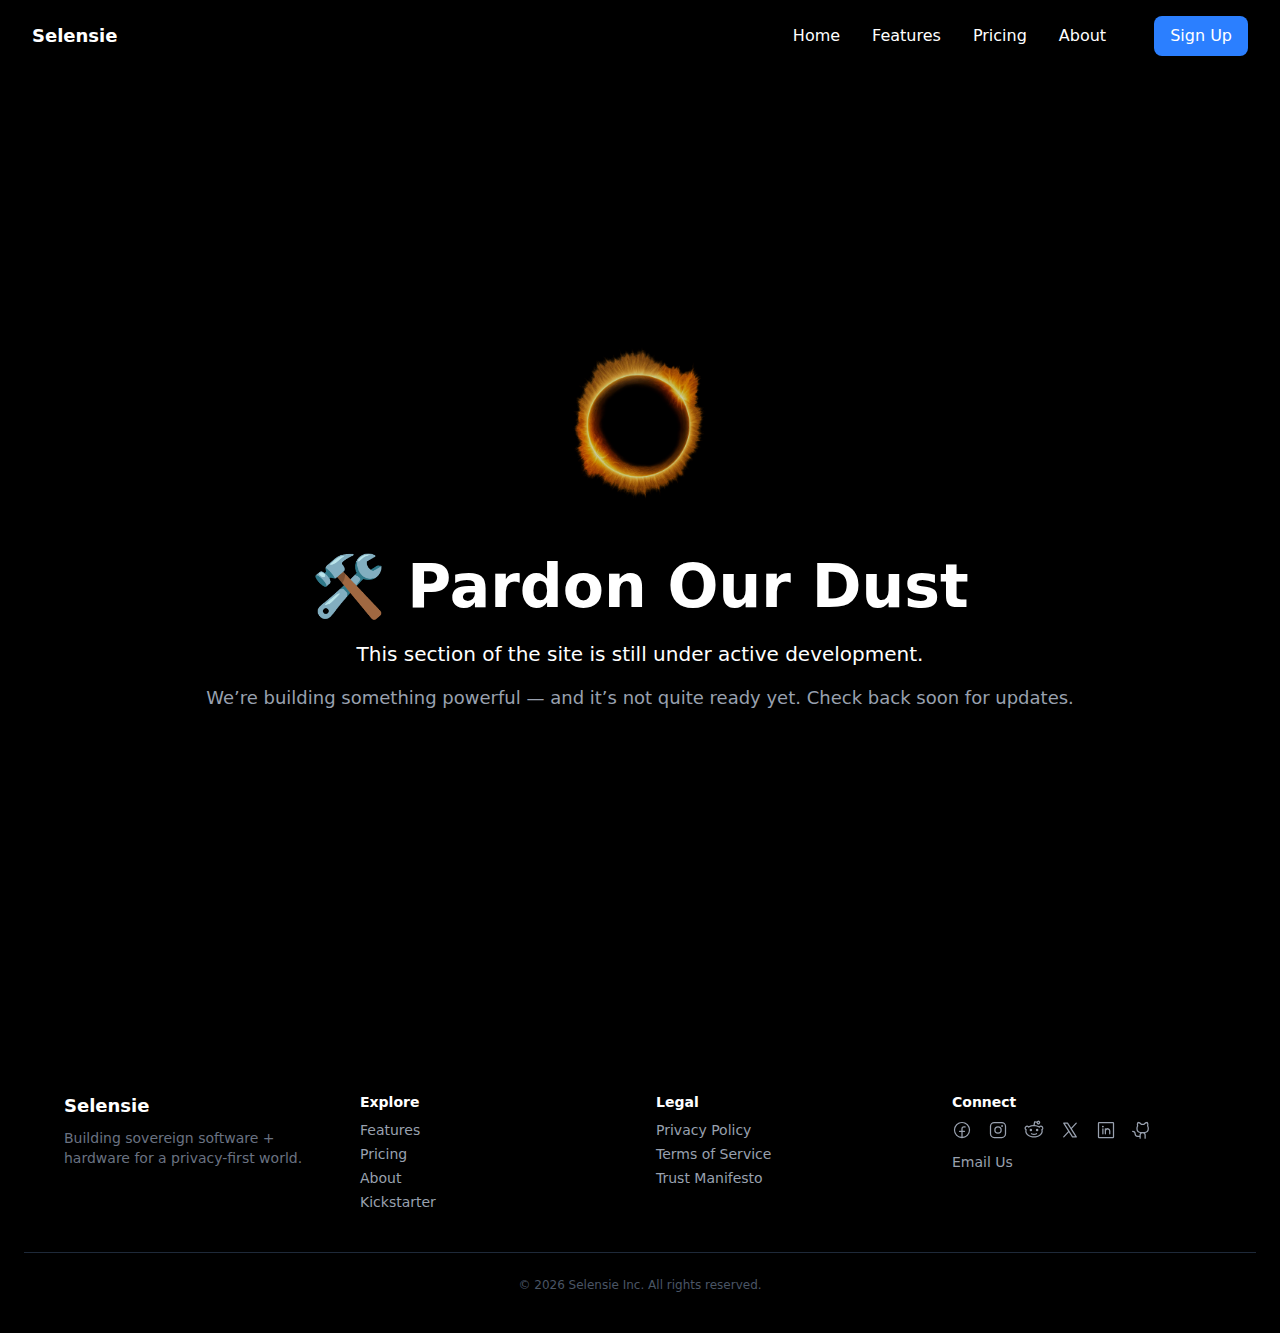
<file: pod/index.html>
<!DOCTYPE html><html lang="en"> <head><meta charset="UTF-8"><meta name="viewport" content="width=device-width, initial-scale=1"><title>Selensie</title><link rel="icon" href="/images/favicon-256x256.png" type="image/x-icon"><link rel="stylesheet" href="/_astro/about.C7q0TM28.css"></head> <body class="bg-black text-white min-h-screen w-screen"> <style>astro-island,astro-slot,astro-static-slot{display:contents}</style><script>(()=>{var e=async t=>{await(await t())()};(self.Astro||(self.Astro={})).load=e;window.dispatchEvent(new Event("astro:load"));})();</script><script>(()=>{var A=Object.defineProperty;var g=(i,o,a)=>o in i?A(i,o,{enumerable:!0,configurable:!0,writable:!0,value:a}):i[o]=a;var d=(i,o,a)=>g(i,typeof o!="symbol"?o+"":o,a);{let i={0:t=>m(t),1:t=>a(t),2:t=>new RegExp(t),3:t=>new Date(t),4:t=>new Map(a(t)),5:t=>new Set(a(t)),6:t=>BigInt(t),7:t=>new URL(t),8:t=>new Uint8Array(t),9:t=>new Uint16Array(t),10:t=>new Uint32Array(t),11:t=>1/0*t},o=t=>{let[l,e]=t;return l in i?i[l](e):void 0},a=t=>t.map(o),m=t=>typeof t!="object"||t===null?t:Object.fromEntries(Object.entries(t).map(([l,e])=>[l,o(e)]));class y extends HTMLElement{constructor(){super(...arguments);d(this,"Component");d(this,"hydrator");d(this,"hydrate",async()=>{var b;if(!this.hydrator||!this.isConnected)return;let e=(b=this.parentElement)==null?void 0:b.closest("astro-island[ssr]");if(e){e.addEventListener("astro:hydrate",this.hydrate,{once:!0});return}let c=this.querySelectorAll("astro-slot"),n={},h=this.querySelectorAll("template[data-astro-template]");for(let r of h){let s=r.closest(this.tagName);s!=null&&s.isSameNode(this)&&(n[r.getAttribute("data-astro-template")||"default"]=r.innerHTML,r.remove())}for(let r of c){let s=r.closest(this.tagName);s!=null&&s.isSameNode(this)&&(n[r.getAttribute("name")||"default"]=r.innerHTML)}let p;try{p=this.hasAttribute("props")?m(JSON.parse(this.getAttribute("props"))):{}}catch(r){let s=this.getAttribute("component-url")||"<unknown>",v=this.getAttribute("component-export");throw v&&(s+=` (export ${v})`),console.error(`[hydrate] Error parsing props for component ${s}`,this.getAttribute("props"),r),r}let u;await this.hydrator(this)(this.Component,p,n,{client:this.getAttribute("client")}),this.removeAttribute("ssr"),this.dispatchEvent(new CustomEvent("astro:hydrate"))});d(this,"unmount",()=>{this.isConnected||this.dispatchEvent(new CustomEvent("astro:unmount"))})}disconnectedCallback(){document.removeEventListener("astro:after-swap",this.unmount),document.addEventListener("astro:after-swap",this.unmount,{once:!0})}connectedCallback(){if(!this.hasAttribute("await-children")||document.readyState==="interactive"||document.readyState==="complete")this.childrenConnectedCallback();else{let e=()=>{document.removeEventListener("DOMContentLoaded",e),c.disconnect(),this.childrenConnectedCallback()},c=new MutationObserver(()=>{var n;((n=this.lastChild)==null?void 0:n.nodeType)===Node.COMMENT_NODE&&this.lastChild.nodeValue==="astro:end"&&(this.lastChild.remove(),e())});c.observe(this,{childList:!0}),document.addEventListener("DOMContentLoaded",e)}}async childrenConnectedCallback(){let e=this.getAttribute("before-hydration-url");e&&await import(e),this.start()}async start(){let e=JSON.parse(this.getAttribute("opts")),c=this.getAttribute("client");if(Astro[c]===void 0){window.addEventListener(`astro:${c}`,()=>this.start(),{once:!0});return}try{await Astro[c](async()=>{let n=this.getAttribute("renderer-url"),[h,{default:p}]=await Promise.all([import(this.getAttribute("component-url")),n?import(n):()=>()=>{}]),u=this.getAttribute("component-export")||"default";if(!u.includes("."))this.Component=h[u];else{this.Component=h;for(let f of u.split("."))this.Component=this.Component[f]}return this.hydrator=p,this.hydrate},e,this)}catch(n){console.error(`[astro-island] Error hydrating ${this.getAttribute("component-url")}`,n)}}attributeChangedCallback(){this.hydrate()}}d(y,"observedAttributes",["props"]),customElements.get("astro-island")||customElements.define("astro-island",y)}})();</script><astro-island uid="MSkWP" prefix="r2" component-url="/_astro/menubar.CqDY8ckk.js" component-export="default" renderer-url="/_astro/client.BPIbHqJh.js" props="{}" ssr client="load" opts="{&quot;name&quot;:&quot;Navbar&quot;,&quot;value&quot;:true}" await-children><header class="w-full flex items-center justify-between px-8 py-4"><span class="text-lg font-bold">Selensie</span><nav class="hidden md:flex items-center gap-8"><a href="/" class="hover:text-blue-400">Home</a><a href="/features" class="hover:text-blue-400">Features</a><a href="/pricing" class="hover:text-blue-400">Pricing</a><a href="/about" class="hover:text-blue-400">About</a><a href="/pod" class="ml-4 bg-blue-500 hover:bg-blue-600 text-white px-4 py-2 rounded-lg">Sign Up</a></nav><button class="md:hidden">☰</button></header><!--astro:end--></astro-island> <main class="flex flex-col">  <section class="min-h-screen flex flex-col items-center justify-center text-center px-4 py-20 text-white"> <img src="/_astro/solar-eclipse.efUjppi4_kWnpe.webp" alt="Under construction" loading="lazy" decoding="async" fetchpriority="auto" width="1024" height="1024" class="w-48 h-48 mb-8 opacity-80"> <h1 class="text-6xl font-bold mb-6">🛠️ Pardon Our Dust</h1> <p class="text-xl max-w-2xl mb-4">
This section of the site is still under active development.
</p> <p class="text-lg text-gray-400">
We’re building something powerful — and it’s not quite ready yet. Check back soon for updates.
</p> </section>  </main> <astro-island uid="18NbjO" prefix="r3" component-url="/_astro/footer.CPtbNUCz.js" component-export="default" renderer-url="/_astro/client.BPIbHqJh.js" props="{}" ssr client="load" opts="{&quot;name&quot;:&quot;Footer&quot;,&quot;value&quot;:true}" await-children><footer class="bg-black text-gray-400 px-6 py-10 mt-20"><div class="max-w-6xl mx-auto grid gap-8 md:grid-cols-4 text-sm"><div><h2 class="text-white text-lg font-bold mb-2">Selensie</h2><p class="text-gray-500">Building sovereign software + hardware for a privacy-first world.</p></div><div><h3 class="text-white font-semibold mb-2">Explore</h3><ul class="space-y-1"><li><a href="/features" class="hover:text-white">Features</a></li><li><a href="/pricing" class="hover:text-white">Pricing</a></li><li><a href="/about" class="hover:text-white">About</a></li><li><a href="/pod" class="hover:text-white">Kickstarter</a></li></ul></div><div><h3 class="text-white font-semibold mb-2">Legal</h3><ul class="space-y-1"><li><a href="/pod" class="hover:text-white">Privacy Policy</a></li><li><a href="/pod" class="hover:text-white">Terms of Service</a></li><li><a href="/pod" class="hover:text-white">Trust Manifesto</a></li></ul></div><div><h3 class="text-white font-semibold mb-2">Connect</h3><div class="flex gap-4 mb-3"><a href="https://www.facebook.com/profile.php?id=61577993213277" aria-label="Facebook" target="_blank" rel="noopener noreferrer"><svg xmlns="http://www.w3.org/2000/svg" width="1em" height="1em" fill="currentColor" viewBox="0 0 256 256" class="w-5 h-5 hover:text-blue-500"><path d="M128,24A104,104,0,1,0,232,128,104.11,104.11,0,0,0,128,24Zm8,191.63V152h24a8,8,0,0,0,0-16H136V112a16,16,0,0,1,16-16h16a8,8,0,0,0,0-16H152a32,32,0,0,0-32,32v24H96a8,8,0,0,0,0,16h24v63.63a88,88,0,1,1,16,0Z"></path></svg></a><a href="https://www.instagram.com/selensie.inc/" aria-label="Instagram" target="_blank" rel="noopener noreferrer"><svg xmlns="http://www.w3.org/2000/svg" width="1em" height="1em" fill="currentColor" viewBox="0 0 256 256" class="w-5 h-5 hover:text-pink-400"><path d="M128,80a48,48,0,1,0,48,48A48.05,48.05,0,0,0,128,80Zm0,80a32,32,0,1,1,32-32A32,32,0,0,1,128,160ZM176,24H80A56.06,56.06,0,0,0,24,80v96a56.06,56.06,0,0,0,56,56h96a56.06,56.06,0,0,0,56-56V80A56.06,56.06,0,0,0,176,24Zm40,152a40,40,0,0,1-40,40H80a40,40,0,0,1-40-40V80A40,40,0,0,1,80,40h96a40,40,0,0,1,40,40ZM192,76a12,12,0,1,1-12-12A12,12,0,0,1,192,76Z"></path></svg></a><a href="https://reddit.com" aria-label="Reddit" target="_blank" rel="noopener noreferrer"><svg xmlns="http://www.w3.org/2000/svg" width="1em" height="1em" fill="currentColor" viewBox="0 0 256 256" class="w-5 h-5 hover:text-orange-500"><path d="M248,104a32,32,0,0,0-52.94-24.19c-16.75-8.9-36.76-14.28-57.66-15.53l5.19-31.17,17.72,2.72a24,24,0,1,0,2.87-15.74l-26-4a8,8,0,0,0-9.11,6.59L121.2,64.16c-21.84.94-42.82,6.38-60.26,15.65a32,32,0,0,0-42.59,47.74A59,59,0,0,0,16,144c0,21.93,12,42.35,33.91,57.49C70.88,216,98.61,224,128,224s57.12-8,78.09-22.51C228,186.35,240,165.93,240,144a59,59,0,0,0-2.35-16.45A32.16,32.16,0,0,0,248,104ZM184,24a8,8,0,1,1-8,8A8,8,0,0,1,184,24Zm40.13,93.78a8,8,0,0,0-3.29,10A43.58,43.58,0,0,1,224,144c0,16.53-9.59,32.27-27,44.33C178.67,201,154.17,208,128,208s-50.67-7-69-19.67C41.59,176.27,32,160.53,32,144a43.75,43.75,0,0,1,3.14-16.17,8,8,0,0,0-3.27-10A16,16,0,1,1,52.94,94.59a8,8,0,0,0,10.45,2.23l.36-.22C81.45,85.9,104.25,80,128,80h0c23.73,0,46.53,5.9,64.23,16.6l.42.25a8,8,0,0,0,10.39-2.26,16,16,0,1,1,21.07,23.19ZM88,144a16,16,0,1,1,16-16A16,16,0,0,1,88,144Zm96-16a16,16,0,1,1-16-16A16,16,0,0,1,184,128Zm-16.93,44.25a8,8,0,0,1-3.32,10.82,76.18,76.18,0,0,1-71.5,0,8,8,0,1,1,7.5-14.14,60.18,60.18,0,0,0,56.5,0A8,8,0,0,1,167.07,172.25Z"></path></svg></a><a href="https://x.com" aria-label="X" target="_blank" rel="noopener noreferrer"><svg xmlns="http://www.w3.org/2000/svg" width="1em" height="1em" fill="currentColor" viewBox="0 0 256 256" class="w-5 h-5 hover:text-white"><path d="M214.75,211.71l-62.6-98.38,61.77-67.95a8,8,0,0,0-11.84-10.76L143.24,99.34,102.75,35.71A8,8,0,0,0,96,32H48a8,8,0,0,0-6.75,12.3l62.6,98.37-61.77,68a8,8,0,1,0,11.84,10.76l58.84-64.72,40.49,63.63A8,8,0,0,0,160,224h48a8,8,0,0,0,6.75-12.29ZM164.39,208,62.57,48h29L193.43,208Z"></path></svg></a><a href="https://www.linkedin.com/company/selensie-inc/" aria-label="Linkedin" target="_blank" rel="noopener noreferrer"><svg xmlns="http://www.w3.org/2000/svg" width="1em" height="1em" fill="currentColor" viewBox="0 0 256 256" class="w-5 h-5 hover:text-blue-400"><path d="M216,24H40A16,16,0,0,0,24,40V216a16,16,0,0,0,16,16H216a16,16,0,0,0,16-16V40A16,16,0,0,0,216,24Zm0,192H40V40H216V216ZM96,112v64a8,8,0,0,1-16,0V112a8,8,0,0,1,16,0Zm88,28v36a8,8,0,0,1-16,0V140a20,20,0,0,0-40,0v36a8,8,0,0,1-16,0V112a8,8,0,0,1,15.79-1.78A36,36,0,0,1,184,140ZM100,84A12,12,0,1,1,88,72,12,12,0,0,1,100,84Z"></path></svg></a><a href="https://github.com/Selensie" aria-label="GitHub" target="_blank" rel="noopener noreferrer"><svg xmlns="http://www.w3.org/2000/svg" width="1em" height="1em" fill="currentColor" viewBox="0 0 256 256" class="w-5 h-5 hover:text-gray-300"><path d="M208.31,75.68A59.78,59.78,0,0,0,202.93,28,8,8,0,0,0,196,24a59.75,59.75,0,0,0-48,24H124A59.75,59.75,0,0,0,76,24a8,8,0,0,0-6.93,4,59.78,59.78,0,0,0-5.38,47.68A58.14,58.14,0,0,0,56,104v8a56.06,56.06,0,0,0,48.44,55.47A39.8,39.8,0,0,0,96,192v8H72a24,24,0,0,1-24-24A40,40,0,0,0,8,136a8,8,0,0,0,0,16,24,24,0,0,1,24,24,40,40,0,0,0,40,40H96v16a8,8,0,0,0,16,0V192a24,24,0,0,1,48,0v40a8,8,0,0,0,16,0V192a39.8,39.8,0,0,0-8.44-24.53A56.06,56.06,0,0,0,216,112v-8A58.14,58.14,0,0,0,208.31,75.68ZM200,112a40,40,0,0,1-40,40H112a40,40,0,0,1-40-40v-8a41.74,41.74,0,0,1,6.9-22.48A8,8,0,0,0,80,73.83a43.81,43.81,0,0,1,.79-33.58,43.88,43.88,0,0,1,32.32,20.06A8,8,0,0,0,119.82,64h32.35a8,8,0,0,0,6.74-3.69,43.87,43.87,0,0,1,32.32-20.06A43.81,43.81,0,0,1,192,73.83a8.09,8.09,0,0,0,1,7.65A41.72,41.72,0,0,1,200,104Z"></path></svg></a></div><a href="#" class="hover:text-white block mt-2">Email Us</a></div></div><div class="text-center mt-10 text-xs text-gray-600 border-t border-gray-800 pt-6">© <!-- -->2025<!-- --> Selensie Inc. All rights reserved.</div></footer><!--astro:end--></astro-island> </body></html>
</file>
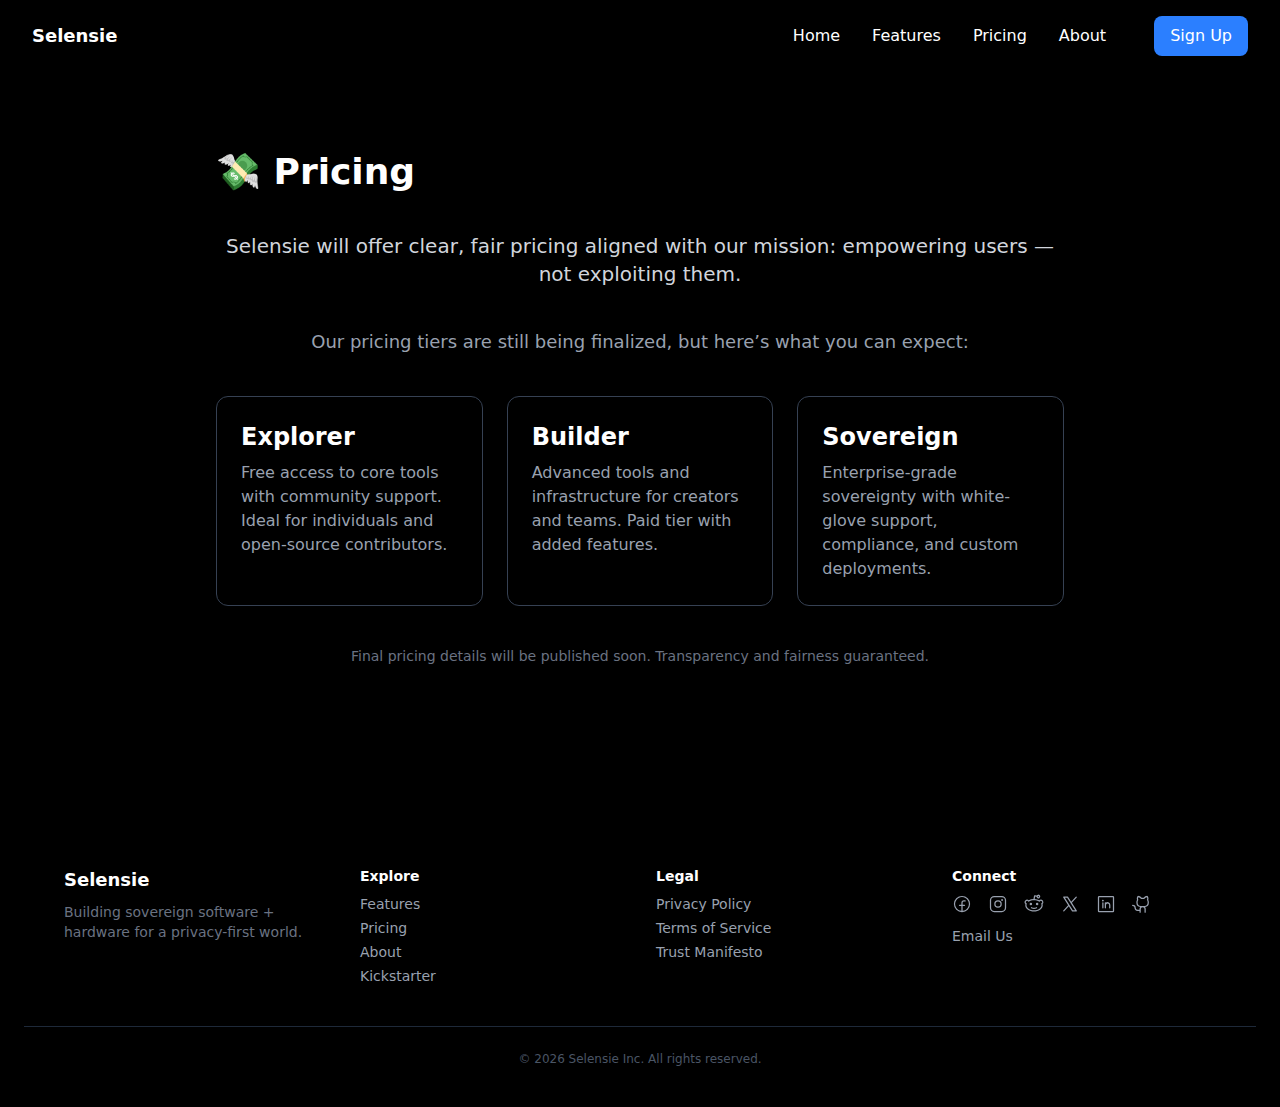
<file: pricing/index.html>
<!DOCTYPE html><html lang="en"> <head><meta charset="UTF-8"><meta name="viewport" content="width=device-width, initial-scale=1"><title>Selensie</title><link rel="icon" href="/images/favicon-256x256.png" type="image/x-icon"><link rel="stylesheet" href="/_astro/about.C7q0TM28.css"></head> <body class="bg-black text-white min-h-screen w-screen"> <style>astro-island,astro-slot,astro-static-slot{display:contents}</style><script>(()=>{var e=async t=>{await(await t())()};(self.Astro||(self.Astro={})).load=e;window.dispatchEvent(new Event("astro:load"));})();</script><script>(()=>{var A=Object.defineProperty;var g=(i,o,a)=>o in i?A(i,o,{enumerable:!0,configurable:!0,writable:!0,value:a}):i[o]=a;var d=(i,o,a)=>g(i,typeof o!="symbol"?o+"":o,a);{let i={0:t=>m(t),1:t=>a(t),2:t=>new RegExp(t),3:t=>new Date(t),4:t=>new Map(a(t)),5:t=>new Set(a(t)),6:t=>BigInt(t),7:t=>new URL(t),8:t=>new Uint8Array(t),9:t=>new Uint16Array(t),10:t=>new Uint32Array(t),11:t=>1/0*t},o=t=>{let[l,e]=t;return l in i?i[l](e):void 0},a=t=>t.map(o),m=t=>typeof t!="object"||t===null?t:Object.fromEntries(Object.entries(t).map(([l,e])=>[l,o(e)]));class y extends HTMLElement{constructor(){super(...arguments);d(this,"Component");d(this,"hydrator");d(this,"hydrate",async()=>{var b;if(!this.hydrator||!this.isConnected)return;let e=(b=this.parentElement)==null?void 0:b.closest("astro-island[ssr]");if(e){e.addEventListener("astro:hydrate",this.hydrate,{once:!0});return}let c=this.querySelectorAll("astro-slot"),n={},h=this.querySelectorAll("template[data-astro-template]");for(let r of h){let s=r.closest(this.tagName);s!=null&&s.isSameNode(this)&&(n[r.getAttribute("data-astro-template")||"default"]=r.innerHTML,r.remove())}for(let r of c){let s=r.closest(this.tagName);s!=null&&s.isSameNode(this)&&(n[r.getAttribute("name")||"default"]=r.innerHTML)}let p;try{p=this.hasAttribute("props")?m(JSON.parse(this.getAttribute("props"))):{}}catch(r){let s=this.getAttribute("component-url")||"<unknown>",v=this.getAttribute("component-export");throw v&&(s+=` (export ${v})`),console.error(`[hydrate] Error parsing props for component ${s}`,this.getAttribute("props"),r),r}let u;await this.hydrator(this)(this.Component,p,n,{client:this.getAttribute("client")}),this.removeAttribute("ssr"),this.dispatchEvent(new CustomEvent("astro:hydrate"))});d(this,"unmount",()=>{this.isConnected||this.dispatchEvent(new CustomEvent("astro:unmount"))})}disconnectedCallback(){document.removeEventListener("astro:after-swap",this.unmount),document.addEventListener("astro:after-swap",this.unmount,{once:!0})}connectedCallback(){if(!this.hasAttribute("await-children")||document.readyState==="interactive"||document.readyState==="complete")this.childrenConnectedCallback();else{let e=()=>{document.removeEventListener("DOMContentLoaded",e),c.disconnect(),this.childrenConnectedCallback()},c=new MutationObserver(()=>{var n;((n=this.lastChild)==null?void 0:n.nodeType)===Node.COMMENT_NODE&&this.lastChild.nodeValue==="astro:end"&&(this.lastChild.remove(),e())});c.observe(this,{childList:!0}),document.addEventListener("DOMContentLoaded",e)}}async childrenConnectedCallback(){let e=this.getAttribute("before-hydration-url");e&&await import(e),this.start()}async start(){let e=JSON.parse(this.getAttribute("opts")),c=this.getAttribute("client");if(Astro[c]===void 0){window.addEventListener(`astro:${c}`,()=>this.start(),{once:!0});return}try{await Astro[c](async()=>{let n=this.getAttribute("renderer-url"),[h,{default:p}]=await Promise.all([import(this.getAttribute("component-url")),n?import(n):()=>()=>{}]),u=this.getAttribute("component-export")||"default";if(!u.includes("."))this.Component=h[u];else{this.Component=h;for(let f of u.split("."))this.Component=this.Component[f]}return this.hydrator=p,this.hydrate},e,this)}catch(n){console.error(`[astro-island] Error hydrating ${this.getAttribute("component-url")}`,n)}}attributeChangedCallback(){this.hydrate()}}d(y,"observedAttributes",["props"]),customElements.get("astro-island")||customElements.define("astro-island",y)}})();</script><astro-island uid="MSkWP" prefix="r2" component-url="/_astro/menubar.CqDY8ckk.js" component-export="default" renderer-url="/_astro/client.BPIbHqJh.js" props="{}" ssr client="load" opts="{&quot;name&quot;:&quot;Navbar&quot;,&quot;value&quot;:true}" await-children><header class="w-full flex items-center justify-between px-8 py-4"><span class="text-lg font-bold">Selensie</span><nav class="hidden md:flex items-center gap-8"><a href="/" class="hover:text-blue-400">Home</a><a href="/features" class="hover:text-blue-400">Features</a><a href="/pricing" class="hover:text-blue-400">Pricing</a><a href="/about" class="hover:text-blue-400">About</a><a href="/pod" class="ml-4 bg-blue-500 hover:bg-blue-600 text-white px-4 py-2 rounded-lg">Sign Up</a></nav><button class="md:hidden">☰</button></header><!--astro:end--></astro-island> <main class="flex flex-col">  <section class="max-w-4xl mx-auto px-6 py-20 text-white"> <h1 class="text-4xl font-bold mb-10">💸 Pricing</h1> <div class="space-y-10 text-center"> <p class="text-xl text-gray-300">
Selensie will offer clear, fair pricing aligned with our mission:
      empowering users — not exploiting them.
</p> <p class="text-lg text-gray-400">
Our pricing tiers are still being finalized, but here’s what you can expect:
</p> <div class="grid grid-cols-1 md:grid-cols-3 gap-6 text-left"> <div class="border border-gray-700 rounded-xl p-6"> <h2 class="text-2xl font-semibold mb-2">Explorer</h2> <p class="text-gray-400">Free access to core tools with community support. Ideal for individuals and open-source contributors.</p> </div> <div class="border border-gray-700 rounded-xl p-6"> <h2 class="text-2xl font-semibold mb-2">Builder</h2> <p class="text-gray-400">Advanced tools and infrastructure for creators and teams. Paid tier with added features.</p> </div> <div class="border border-gray-700 rounded-xl p-6"> <h2 class="text-2xl font-semibold mb-2">Sovereign</h2> <p class="text-gray-400">Enterprise-grade sovereignty with white-glove support, compliance, and custom deployments.</p> </div> </div> <p class="text-sm text-gray-500 mt-10">
Final pricing details will be published soon. Transparency and fairness guaranteed.
</p> </div> </section>  </main> <astro-island uid="18NbjO" prefix="r3" component-url="/_astro/footer.CPtbNUCz.js" component-export="default" renderer-url="/_astro/client.BPIbHqJh.js" props="{}" ssr client="load" opts="{&quot;name&quot;:&quot;Footer&quot;,&quot;value&quot;:true}" await-children><footer class="bg-black text-gray-400 px-6 py-10 mt-20"><div class="max-w-6xl mx-auto grid gap-8 md:grid-cols-4 text-sm"><div><h2 class="text-white text-lg font-bold mb-2">Selensie</h2><p class="text-gray-500">Building sovereign software + hardware for a privacy-first world.</p></div><div><h3 class="text-white font-semibold mb-2">Explore</h3><ul class="space-y-1"><li><a href="/features" class="hover:text-white">Features</a></li><li><a href="/pricing" class="hover:text-white">Pricing</a></li><li><a href="/about" class="hover:text-white">About</a></li><li><a href="/pod" class="hover:text-white">Kickstarter</a></li></ul></div><div><h3 class="text-white font-semibold mb-2">Legal</h3><ul class="space-y-1"><li><a href="/pod" class="hover:text-white">Privacy Policy</a></li><li><a href="/pod" class="hover:text-white">Terms of Service</a></li><li><a href="/pod" class="hover:text-white">Trust Manifesto</a></li></ul></div><div><h3 class="text-white font-semibold mb-2">Connect</h3><div class="flex gap-4 mb-3"><a href="https://www.facebook.com/profile.php?id=61577993213277" aria-label="Facebook" target="_blank" rel="noopener noreferrer"><svg xmlns="http://www.w3.org/2000/svg" width="1em" height="1em" fill="currentColor" viewBox="0 0 256 256" class="w-5 h-5 hover:text-blue-500"><path d="M128,24A104,104,0,1,0,232,128,104.11,104.11,0,0,0,128,24Zm8,191.63V152h24a8,8,0,0,0,0-16H136V112a16,16,0,0,1,16-16h16a8,8,0,0,0,0-16H152a32,32,0,0,0-32,32v24H96a8,8,0,0,0,0,16h24v63.63a88,88,0,1,1,16,0Z"></path></svg></a><a href="https://www.instagram.com/selensie.inc/" aria-label="Instagram" target="_blank" rel="noopener noreferrer"><svg xmlns="http://www.w3.org/2000/svg" width="1em" height="1em" fill="currentColor" viewBox="0 0 256 256" class="w-5 h-5 hover:text-pink-400"><path d="M128,80a48,48,0,1,0,48,48A48.05,48.05,0,0,0,128,80Zm0,80a32,32,0,1,1,32-32A32,32,0,0,1,128,160ZM176,24H80A56.06,56.06,0,0,0,24,80v96a56.06,56.06,0,0,0,56,56h96a56.06,56.06,0,0,0,56-56V80A56.06,56.06,0,0,0,176,24Zm40,152a40,40,0,0,1-40,40H80a40,40,0,0,1-40-40V80A40,40,0,0,1,80,40h96a40,40,0,0,1,40,40ZM192,76a12,12,0,1,1-12-12A12,12,0,0,1,192,76Z"></path></svg></a><a href="https://reddit.com" aria-label="Reddit" target="_blank" rel="noopener noreferrer"><svg xmlns="http://www.w3.org/2000/svg" width="1em" height="1em" fill="currentColor" viewBox="0 0 256 256" class="w-5 h-5 hover:text-orange-500"><path d="M248,104a32,32,0,0,0-52.94-24.19c-16.75-8.9-36.76-14.28-57.66-15.53l5.19-31.17,17.72,2.72a24,24,0,1,0,2.87-15.74l-26-4a8,8,0,0,0-9.11,6.59L121.2,64.16c-21.84.94-42.82,6.38-60.26,15.65a32,32,0,0,0-42.59,47.74A59,59,0,0,0,16,144c0,21.93,12,42.35,33.91,57.49C70.88,216,98.61,224,128,224s57.12-8,78.09-22.51C228,186.35,240,165.93,240,144a59,59,0,0,0-2.35-16.45A32.16,32.16,0,0,0,248,104ZM184,24a8,8,0,1,1-8,8A8,8,0,0,1,184,24Zm40.13,93.78a8,8,0,0,0-3.29,10A43.58,43.58,0,0,1,224,144c0,16.53-9.59,32.27-27,44.33C178.67,201,154.17,208,128,208s-50.67-7-69-19.67C41.59,176.27,32,160.53,32,144a43.75,43.75,0,0,1,3.14-16.17,8,8,0,0,0-3.27-10A16,16,0,1,1,52.94,94.59a8,8,0,0,0,10.45,2.23l.36-.22C81.45,85.9,104.25,80,128,80h0c23.73,0,46.53,5.9,64.23,16.6l.42.25a8,8,0,0,0,10.39-2.26,16,16,0,1,1,21.07,23.19ZM88,144a16,16,0,1,1,16-16A16,16,0,0,1,88,144Zm96-16a16,16,0,1,1-16-16A16,16,0,0,1,184,128Zm-16.93,44.25a8,8,0,0,1-3.32,10.82,76.18,76.18,0,0,1-71.5,0,8,8,0,1,1,7.5-14.14,60.18,60.18,0,0,0,56.5,0A8,8,0,0,1,167.07,172.25Z"></path></svg></a><a href="https://x.com" aria-label="X" target="_blank" rel="noopener noreferrer"><svg xmlns="http://www.w3.org/2000/svg" width="1em" height="1em" fill="currentColor" viewBox="0 0 256 256" class="w-5 h-5 hover:text-white"><path d="M214.75,211.71l-62.6-98.38,61.77-67.95a8,8,0,0,0-11.84-10.76L143.24,99.34,102.75,35.71A8,8,0,0,0,96,32H48a8,8,0,0,0-6.75,12.3l62.6,98.37-61.77,68a8,8,0,1,0,11.84,10.76l58.84-64.72,40.49,63.63A8,8,0,0,0,160,224h48a8,8,0,0,0,6.75-12.29ZM164.39,208,62.57,48h29L193.43,208Z"></path></svg></a><a href="https://www.linkedin.com/company/selensie-inc/" aria-label="Linkedin" target="_blank" rel="noopener noreferrer"><svg xmlns="http://www.w3.org/2000/svg" width="1em" height="1em" fill="currentColor" viewBox="0 0 256 256" class="w-5 h-5 hover:text-blue-400"><path d="M216,24H40A16,16,0,0,0,24,40V216a16,16,0,0,0,16,16H216a16,16,0,0,0,16-16V40A16,16,0,0,0,216,24Zm0,192H40V40H216V216ZM96,112v64a8,8,0,0,1-16,0V112a8,8,0,0,1,16,0Zm88,28v36a8,8,0,0,1-16,0V140a20,20,0,0,0-40,0v36a8,8,0,0,1-16,0V112a8,8,0,0,1,15.79-1.78A36,36,0,0,1,184,140ZM100,84A12,12,0,1,1,88,72,12,12,0,0,1,100,84Z"></path></svg></a><a href="https://github.com/Selensie" aria-label="GitHub" target="_blank" rel="noopener noreferrer"><svg xmlns="http://www.w3.org/2000/svg" width="1em" height="1em" fill="currentColor" viewBox="0 0 256 256" class="w-5 h-5 hover:text-gray-300"><path d="M208.31,75.68A59.78,59.78,0,0,0,202.93,28,8,8,0,0,0,196,24a59.75,59.75,0,0,0-48,24H124A59.75,59.75,0,0,0,76,24a8,8,0,0,0-6.93,4,59.78,59.78,0,0,0-5.38,47.68A58.14,58.14,0,0,0,56,104v8a56.06,56.06,0,0,0,48.44,55.47A39.8,39.8,0,0,0,96,192v8H72a24,24,0,0,1-24-24A40,40,0,0,0,8,136a8,8,0,0,0,0,16,24,24,0,0,1,24,24,40,40,0,0,0,40,40H96v16a8,8,0,0,0,16,0V192a24,24,0,0,1,48,0v40a8,8,0,0,0,16,0V192a39.8,39.8,0,0,0-8.44-24.53A56.06,56.06,0,0,0,216,112v-8A58.14,58.14,0,0,0,208.31,75.68ZM200,112a40,40,0,0,1-40,40H112a40,40,0,0,1-40-40v-8a41.74,41.74,0,0,1,6.9-22.48A8,8,0,0,0,80,73.83a43.81,43.81,0,0,1,.79-33.58,43.88,43.88,0,0,1,32.32,20.06A8,8,0,0,0,119.82,64h32.35a8,8,0,0,0,6.74-3.69,43.87,43.87,0,0,1,32.32-20.06A43.81,43.81,0,0,1,192,73.83a8.09,8.09,0,0,0,1,7.65A41.72,41.72,0,0,1,200,104Z"></path></svg></a></div><a href="#" class="hover:text-white block mt-2">Email Us</a></div></div><div class="text-center mt-10 text-xs text-gray-600 border-t border-gray-800 pt-6">© <!-- -->2025<!-- --> Selensie Inc. All rights reserved.</div></footer><!--astro:end--></astro-island> </body></html>
</file>
<file: _astro/about.C7q0TM28.css>
/*! tailwindcss v4.1.11 | MIT License | https://tailwindcss.com */@layer properties{@supports (((-webkit-hyphens:none)) and (not (margin-trim:inline))) or ((-moz-orient:inline) and (not (color:rgb(from red r g b)))){*,:before,:after,::backdrop{--tw-space-y-reverse:0;--tw-border-style:solid;--tw-leading:initial;--tw-font-weight:initial;--tw-shadow:0 0 #0000;--tw-shadow-color:initial;--tw-shadow-alpha:100%;--tw-inset-shadow:0 0 #0000;--tw-inset-shadow-color:initial;--tw-inset-shadow-alpha:100%;--tw-ring-color:initial;--tw-ring-shadow:0 0 #0000;--tw-inset-ring-color:initial;--tw-inset-ring-shadow:0 0 #0000;--tw-ring-inset:initial;--tw-ring-offset-width:0px;--tw-ring-offset-color:#fff;--tw-ring-offset-shadow:0 0 #0000}}}@layer theme{:root,:host{--font-sans:ui-sans-serif,system-ui,sans-serif,"Apple Color Emoji","Segoe UI Emoji","Segoe UI Symbol","Noto Color Emoji";--font-mono:ui-monospace,SFMono-Regular,Menlo,Monaco,Consolas,"Liberation Mono","Courier New",monospace;--color-orange-500:oklch(70.5% .213 47.604);--color-blue-400:oklch(70.7% .165 254.624);--color-blue-500:oklch(62.3% .214 259.815);--color-blue-600:oklch(54.6% .245 262.881);--color-pink-400:oklch(71.8% .202 349.761);--color-gray-300:oklch(87.2% .01 258.338);--color-gray-400:oklch(70.7% .022 261.325);--color-gray-500:oklch(55.1% .027 264.364);--color-gray-600:oklch(44.6% .03 256.802);--color-gray-700:oklch(37.3% .034 259.733);--color-gray-800:oklch(27.8% .033 256.848);--color-gray-900:oklch(21% .034 264.665);--color-black:#000;--color-white:#fff;--spacing:.25rem;--breakpoint-2xl:96rem;--container-2xl:42rem;--container-4xl:56rem;--container-5xl:64rem;--container-6xl:72rem;--text-xs:.75rem;--text-xs--line-height:calc(1/.75);--text-sm:.875rem;--text-sm--line-height:calc(1.25/.875);--text-lg:1.125rem;--text-lg--line-height:calc(1.75/1.125);--text-xl:1.25rem;--text-xl--line-height:calc(1.75/1.25);--text-2xl:1.5rem;--text-2xl--line-height:calc(2/1.5);--text-3xl:1.875rem;--text-3xl--line-height: 1.2 ;--text-4xl:2.25rem;--text-4xl--line-height:calc(2.5/2.25);--text-5xl:3rem;--text-5xl--line-height:1;--text-6xl:3.75rem;--text-6xl--line-height:1;--font-weight-semibold:600;--font-weight-bold:700;--leading-tight:1.25;--radius-lg:.5rem;--radius-xl:.75rem;--default-font-family:var(--font-sans);--default-mono-font-family:var(--font-mono)}}@layer base{*,:after,:before,::backdrop{box-sizing:border-box;border:0 solid;margin:0;padding:0}::file-selector-button{box-sizing:border-box;border:0 solid;margin:0;padding:0}html,:host{-webkit-text-size-adjust:100%;tab-size:4;line-height:1.5;font-family:var(--default-font-family,ui-sans-serif,system-ui,sans-serif,"Apple Color Emoji","Segoe UI Emoji","Segoe UI Symbol","Noto Color Emoji");font-feature-settings:var(--default-font-feature-settings,normal);font-variation-settings:var(--default-font-variation-settings,normal);-webkit-tap-highlight-color:transparent}hr{height:0;color:inherit;border-top-width:1px}abbr:where([title]){-webkit-text-decoration:underline dotted;text-decoration:underline dotted}h1,h2,h3,h4,h5,h6{font-size:inherit;font-weight:inherit}a{color:inherit;-webkit-text-decoration:inherit;text-decoration:inherit}b,strong{font-weight:bolder}code,kbd,samp,pre{font-family:var(--default-mono-font-family,ui-monospace,SFMono-Regular,Menlo,Monaco,Consolas,"Liberation Mono","Courier New",monospace);font-feature-settings:var(--default-mono-font-feature-settings,normal);font-variation-settings:var(--default-mono-font-variation-settings,normal);font-size:1em}small{font-size:80%}sub,sup{vertical-align:baseline;font-size:75%;line-height:0;position:relative}sub{bottom:-.25em}sup{top:-.5em}table{text-indent:0;border-color:inherit;border-collapse:collapse}:-moz-focusring{outline:auto}progress{vertical-align:baseline}summary{display:list-item}ol,ul,menu{list-style:none}img,svg,video,canvas,audio,iframe,embed,object{vertical-align:middle;display:block}img,video{max-width:100%;height:auto}button,input,select,optgroup,textarea{font:inherit;font-feature-settings:inherit;font-variation-settings:inherit;letter-spacing:inherit;color:inherit;opacity:1;background-color:#0000;border-radius:0}::file-selector-button{font:inherit;font-feature-settings:inherit;font-variation-settings:inherit;letter-spacing:inherit;color:inherit;opacity:1;background-color:#0000;border-radius:0}:where(select:is([multiple],[size])) optgroup{font-weight:bolder}:where(select:is([multiple],[size])) optgroup option{padding-inline-start:20px}::file-selector-button{margin-inline-end:4px}::placeholder{opacity:1}@supports (not ((-webkit-appearance:-apple-pay-button))) or (contain-intrinsic-size:1px){::placeholder{color:currentColor}@supports (color:color-mix(in lab,red,red)){::placeholder{color:color-mix(in oklab,currentcolor 50%,transparent)}}}textarea{resize:vertical}::-webkit-search-decoration{-webkit-appearance:none}::-webkit-date-and-time-value{min-height:1lh;text-align:inherit}::-webkit-datetime-edit{display:inline-flex}::-webkit-datetime-edit-fields-wrapper{padding:0}::-webkit-datetime-edit{padding-block:0}::-webkit-datetime-edit-year-field{padding-block:0}::-webkit-datetime-edit-month-field{padding-block:0}::-webkit-datetime-edit-day-field{padding-block:0}::-webkit-datetime-edit-hour-field{padding-block:0}::-webkit-datetime-edit-minute-field{padding-block:0}::-webkit-datetime-edit-second-field{padding-block:0}::-webkit-datetime-edit-millisecond-field{padding-block:0}::-webkit-datetime-edit-meridiem-field{padding-block:0}:-moz-ui-invalid{box-shadow:none}button,input:where([type=button],[type=reset],[type=submit]){appearance:button}::file-selector-button{appearance:button}::-webkit-inner-spin-button{height:auto}::-webkit-outer-spin-button{height:auto}[hidden]:where(:not([hidden=until-found])){display:none!important}}@layer components;@layer utilities{.mx-auto{margin-inline:auto}.mt-2{margin-top:calc(var(--spacing)*2)}.mt-10{margin-top:calc(var(--spacing)*10)}.mt-20{margin-top:calc(var(--spacing)*20)}.mb-1{margin-bottom:calc(var(--spacing)*1)}.mb-2{margin-bottom:calc(var(--spacing)*2)}.mb-3{margin-bottom:calc(var(--spacing)*3)}.mb-4{margin-bottom:calc(var(--spacing)*4)}.mb-6{margin-bottom:calc(var(--spacing)*6)}.mb-8{margin-bottom:calc(var(--spacing)*8)}.mb-10{margin-bottom:calc(var(--spacing)*10)}.ml-4{margin-left:calc(var(--spacing)*4)}.block{display:block}.flex{display:flex}.grid{display:grid}.hidden{display:none}.h-5{height:calc(var(--spacing)*5)}.h-48{height:calc(var(--spacing)*48)}.max-h-\[400px\]{max-height:400px}.max-h-\[600px\]{max-height:600px}.min-h-screen{min-height:100vh}.w-5{width:calc(var(--spacing)*5)}.w-48{width:calc(var(--spacing)*48)}.w-full{width:100%}.w-screen{width:100vw}.max-w-2xl{max-width:var(--container-2xl)}.max-w-4xl{max-width:var(--container-4xl)}.max-w-5xl{max-width:var(--container-5xl)}.max-w-6xl{max-width:var(--container-6xl)}.max-w-\[400px\]{max-width:400px}.max-w-screen-2xl{max-width:var(--breakpoint-2xl)}.flex-1{flex:1}.grid-cols-1{grid-template-columns:repeat(1,minmax(0,1fr))}.flex-col{flex-direction:column}.flex-row{flex-direction:row}.items-center{align-items:center}.justify-between{justify-content:space-between}.justify-center{justify-content:center}.gap-4{gap:calc(var(--spacing)*4)}.gap-6{gap:calc(var(--spacing)*6)}.gap-8{gap:calc(var(--spacing)*8)}.gap-10{gap:calc(var(--spacing)*10)}:where(.space-y-1>:not(:last-child)){--tw-space-y-reverse:0;margin-block-start:calc(calc(var(--spacing)*1)*var(--tw-space-y-reverse));margin-block-end:calc(calc(var(--spacing)*1)*calc(1 - var(--tw-space-y-reverse)))}:where(.space-y-4>:not(:last-child)){--tw-space-y-reverse:0;margin-block-start:calc(calc(var(--spacing)*4)*var(--tw-space-y-reverse));margin-block-end:calc(calc(var(--spacing)*4)*calc(1 - var(--tw-space-y-reverse)))}:where(.space-y-6>:not(:last-child)){--tw-space-y-reverse:0;margin-block-start:calc(calc(var(--spacing)*6)*var(--tw-space-y-reverse));margin-block-end:calc(calc(var(--spacing)*6)*calc(1 - var(--tw-space-y-reverse)))}:where(.space-y-10>:not(:last-child)){--tw-space-y-reverse:0;margin-block-start:calc(calc(var(--spacing)*10)*var(--tw-space-y-reverse));margin-block-end:calc(calc(var(--spacing)*10)*calc(1 - var(--tw-space-y-reverse)))}:where(.space-y-12>:not(:last-child)){--tw-space-y-reverse:0;margin-block-start:calc(calc(var(--spacing)*12)*var(--tw-space-y-reverse));margin-block-end:calc(calc(var(--spacing)*12)*calc(1 - var(--tw-space-y-reverse)))}.overflow-hidden{overflow:hidden}.rounded-lg{border-radius:var(--radius-lg)}.rounded-xl{border-radius:var(--radius-xl)}.border{border-style:var(--tw-border-style);border-width:1px}.border-t{border-top-style:var(--tw-border-style);border-top-width:1px}.border-b{border-bottom-style:var(--tw-border-style);border-bottom-width:1px}.border-gray-700{border-color:var(--color-gray-700)}.border-gray-800{border-color:var(--color-gray-800)}.border-white{border-color:var(--color-white)}.bg-black{background-color:var(--color-black)}.bg-blue-500{background-color:var(--color-blue-500)}.bg-gray-900{background-color:var(--color-gray-900)}.object-contain{object-fit:contain}.p-4{padding:calc(var(--spacing)*4)}.p-6{padding:calc(var(--spacing)*6)}.px-4{padding-inline:calc(var(--spacing)*4)}.px-6{padding-inline:calc(var(--spacing)*6)}.px-8{padding-inline:calc(var(--spacing)*8)}.px-10{padding-inline:calc(var(--spacing)*10)}.py-2{padding-block:calc(var(--spacing)*2)}.py-3{padding-block:calc(var(--spacing)*3)}.py-4{padding-block:calc(var(--spacing)*4)}.py-10{padding-block:calc(var(--spacing)*10)}.py-12{padding-block:calc(var(--spacing)*12)}.py-16{padding-block:calc(var(--spacing)*16)}.py-20{padding-block:calc(var(--spacing)*20)}.py-24{padding-block:calc(var(--spacing)*24)}.pt-6{padding-top:calc(var(--spacing)*6)}.pb-2{padding-bottom:calc(var(--spacing)*2)}.text-center{text-align:center}.text-left{text-align:left}.text-2xl{font-size:var(--text-2xl);line-height:var(--tw-leading,var(--text-2xl--line-height))}.text-3xl{font-size:var(--text-3xl);line-height:var(--tw-leading,var(--text-3xl--line-height))}.text-4xl{font-size:var(--text-4xl);line-height:var(--tw-leading,var(--text-4xl--line-height))}.text-5xl{font-size:var(--text-5xl);line-height:var(--tw-leading,var(--text-5xl--line-height))}.text-6xl{font-size:var(--text-6xl);line-height:var(--tw-leading,var(--text-6xl--line-height))}.text-lg{font-size:var(--text-lg);line-height:var(--tw-leading,var(--text-lg--line-height))}.text-sm{font-size:var(--text-sm);line-height:var(--tw-leading,var(--text-sm--line-height))}.text-xl{font-size:var(--text-xl);line-height:var(--tw-leading,var(--text-xl--line-height))}.text-xs{font-size:var(--text-xs);line-height:var(--tw-leading,var(--text-xs--line-height))}.leading-tight{--tw-leading:var(--leading-tight);line-height:var(--leading-tight)}.font-bold{--tw-font-weight:var(--font-weight-bold);font-weight:var(--font-weight-bold)}.font-semibold{--tw-font-weight:var(--font-weight-semibold);font-weight:var(--font-weight-semibold)}.text-blue-400{color:var(--color-blue-400)}.text-gray-300{color:var(--color-gray-300)}.text-gray-400{color:var(--color-gray-400)}.text-gray-500{color:var(--color-gray-500)}.text-gray-600{color:var(--color-gray-600)}.text-white{color:var(--color-white)}.opacity-80{opacity:.8}.shadow-md{--tw-shadow:0 4px 6px -1px var(--tw-shadow-color,#0000001a),0 2px 4px -2px var(--tw-shadow-color,#0000001a);box-shadow:var(--tw-inset-shadow),var(--tw-inset-ring-shadow),var(--tw-ring-offset-shadow),var(--tw-ring-shadow),var(--tw-shadow)}@media (hover:hover){.hover\:bg-blue-600:hover{background-color:var(--color-blue-600)}.hover\:bg-white:hover{background-color:var(--color-white)}.hover\:text-black:hover{color:var(--color-black)}.hover\:text-blue-400:hover{color:var(--color-blue-400)}.hover\:text-blue-500:hover{color:var(--color-blue-500)}.hover\:text-gray-300:hover{color:var(--color-gray-300)}.hover\:text-orange-500:hover{color:var(--color-orange-500)}.hover\:text-pink-400:hover{color:var(--color-pink-400)}.hover\:text-white:hover{color:var(--color-white)}}@media (min-width:48rem){.md\:flex{display:flex}.md\:hidden{display:none}.md\:grid-cols-3{grid-template-columns:repeat(3,minmax(0,1fr))}.md\:grid-cols-4{grid-template-columns:repeat(4,minmax(0,1fr))}.md\:flex-row{flex-direction:row}.md\:px-8{padding-inline:calc(var(--spacing)*8)}.md\:text-5xl{font-size:var(--text-5xl);line-height:var(--tw-leading,var(--text-5xl--line-height))}.md\:text-6xl{font-size:var(--text-6xl);line-height:var(--tw-leading,var(--text-6xl--line-height))}}}@property --tw-space-y-reverse{syntax:"*";inherits:false;initial-value:0}@property --tw-border-style{syntax:"*";inherits:false;initial-value:solid}@property --tw-leading{syntax:"*";inherits:false}@property --tw-font-weight{syntax:"*";inherits:false}@property --tw-shadow{syntax:"*";inherits:false;initial-value:0 0 #0000}@property --tw-shadow-color{syntax:"*";inherits:false}@property --tw-shadow-alpha{syntax:"<percentage>";inherits:false;initial-value:100%}@property --tw-inset-shadow{syntax:"*";inherits:false;initial-value:0 0 #0000}@property --tw-inset-shadow-color{syntax:"*";inherits:false}@property --tw-inset-shadow-alpha{syntax:"<percentage>";inherits:false;initial-value:100%}@property --tw-ring-color{syntax:"*";inherits:false}@property --tw-ring-shadow{syntax:"*";inherits:false;initial-value:0 0 #0000}@property --tw-inset-ring-color{syntax:"*";inherits:false}@property --tw-inset-ring-shadow{syntax:"*";inherits:false;initial-value:0 0 #0000}@property --tw-ring-inset{syntax:"*";inherits:false}@property --tw-ring-offset-width{syntax:"<length>";inherits:false;initial-value:0}@property --tw-ring-offset-color{syntax:"*";inherits:false;initial-value:#fff}@property --tw-ring-offset-shadow{syntax:"*";inherits:false;initial-value:0 0 #0000}
</file>
